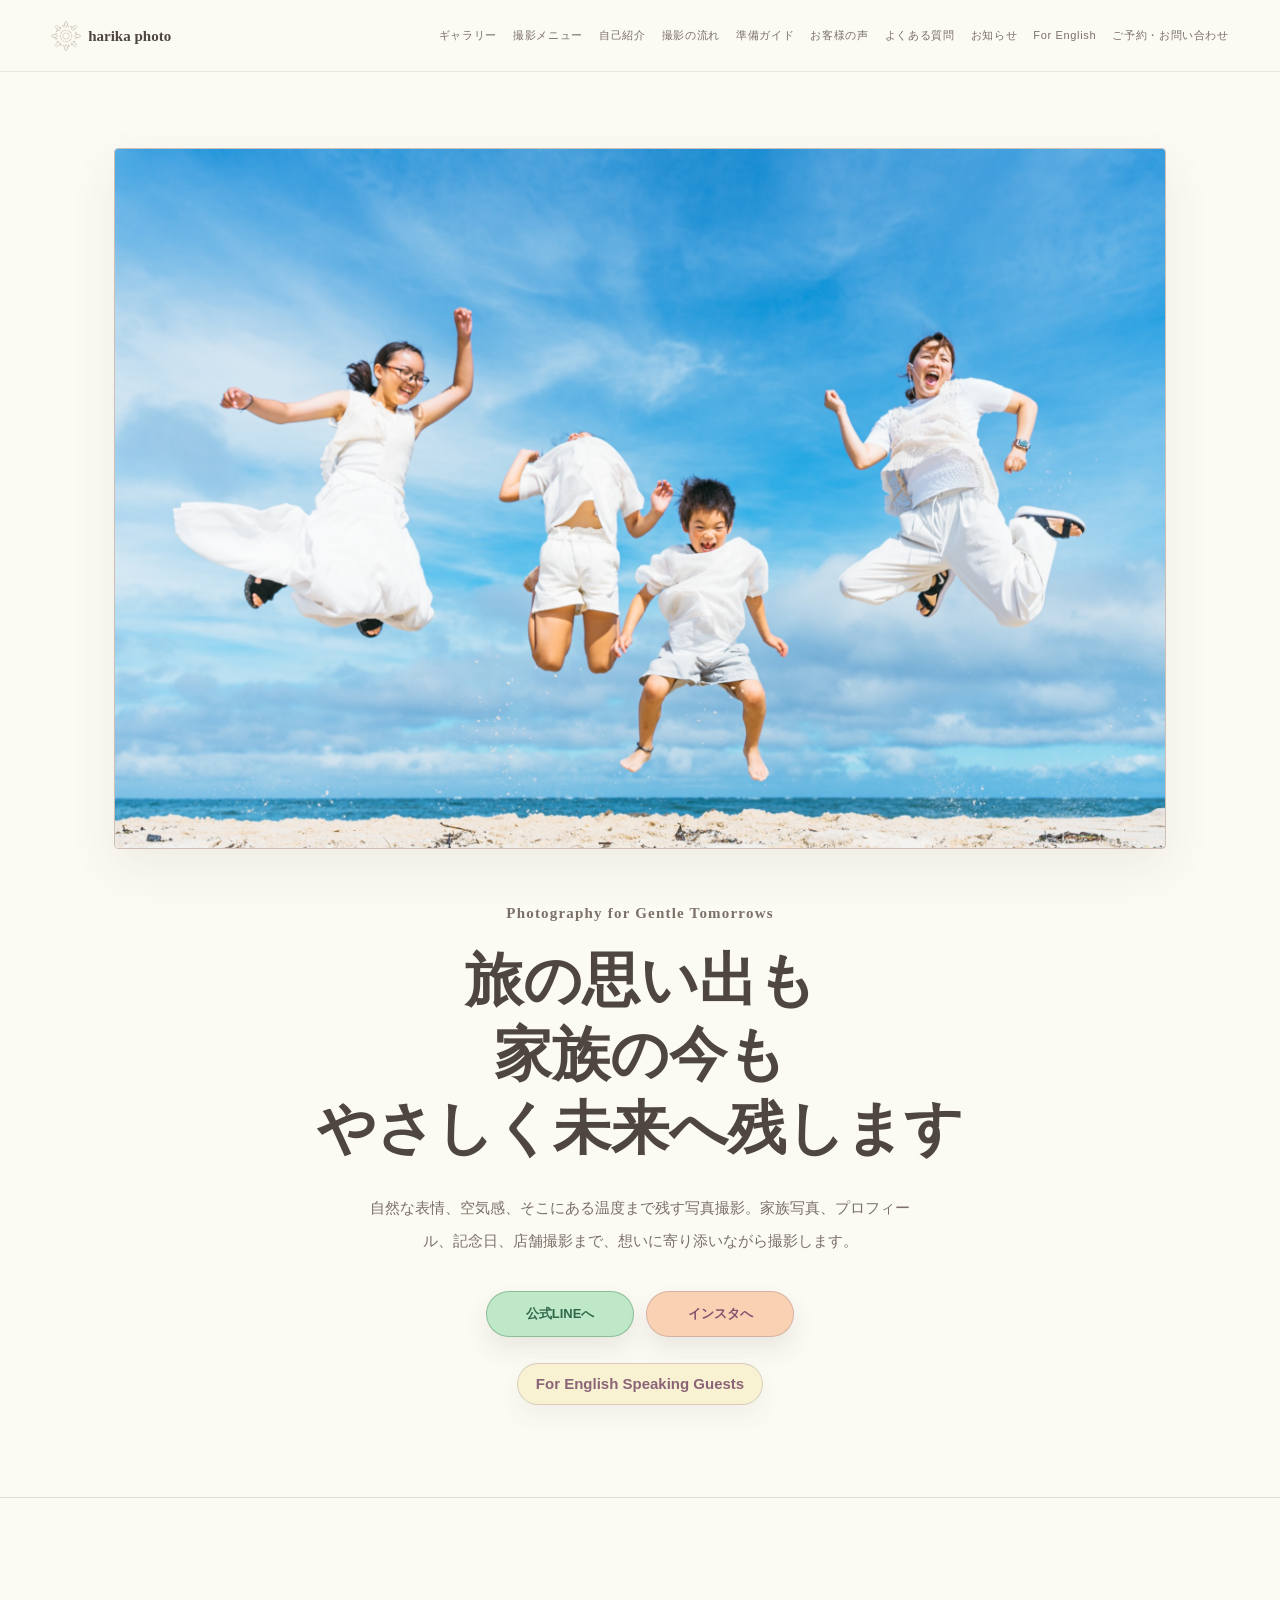
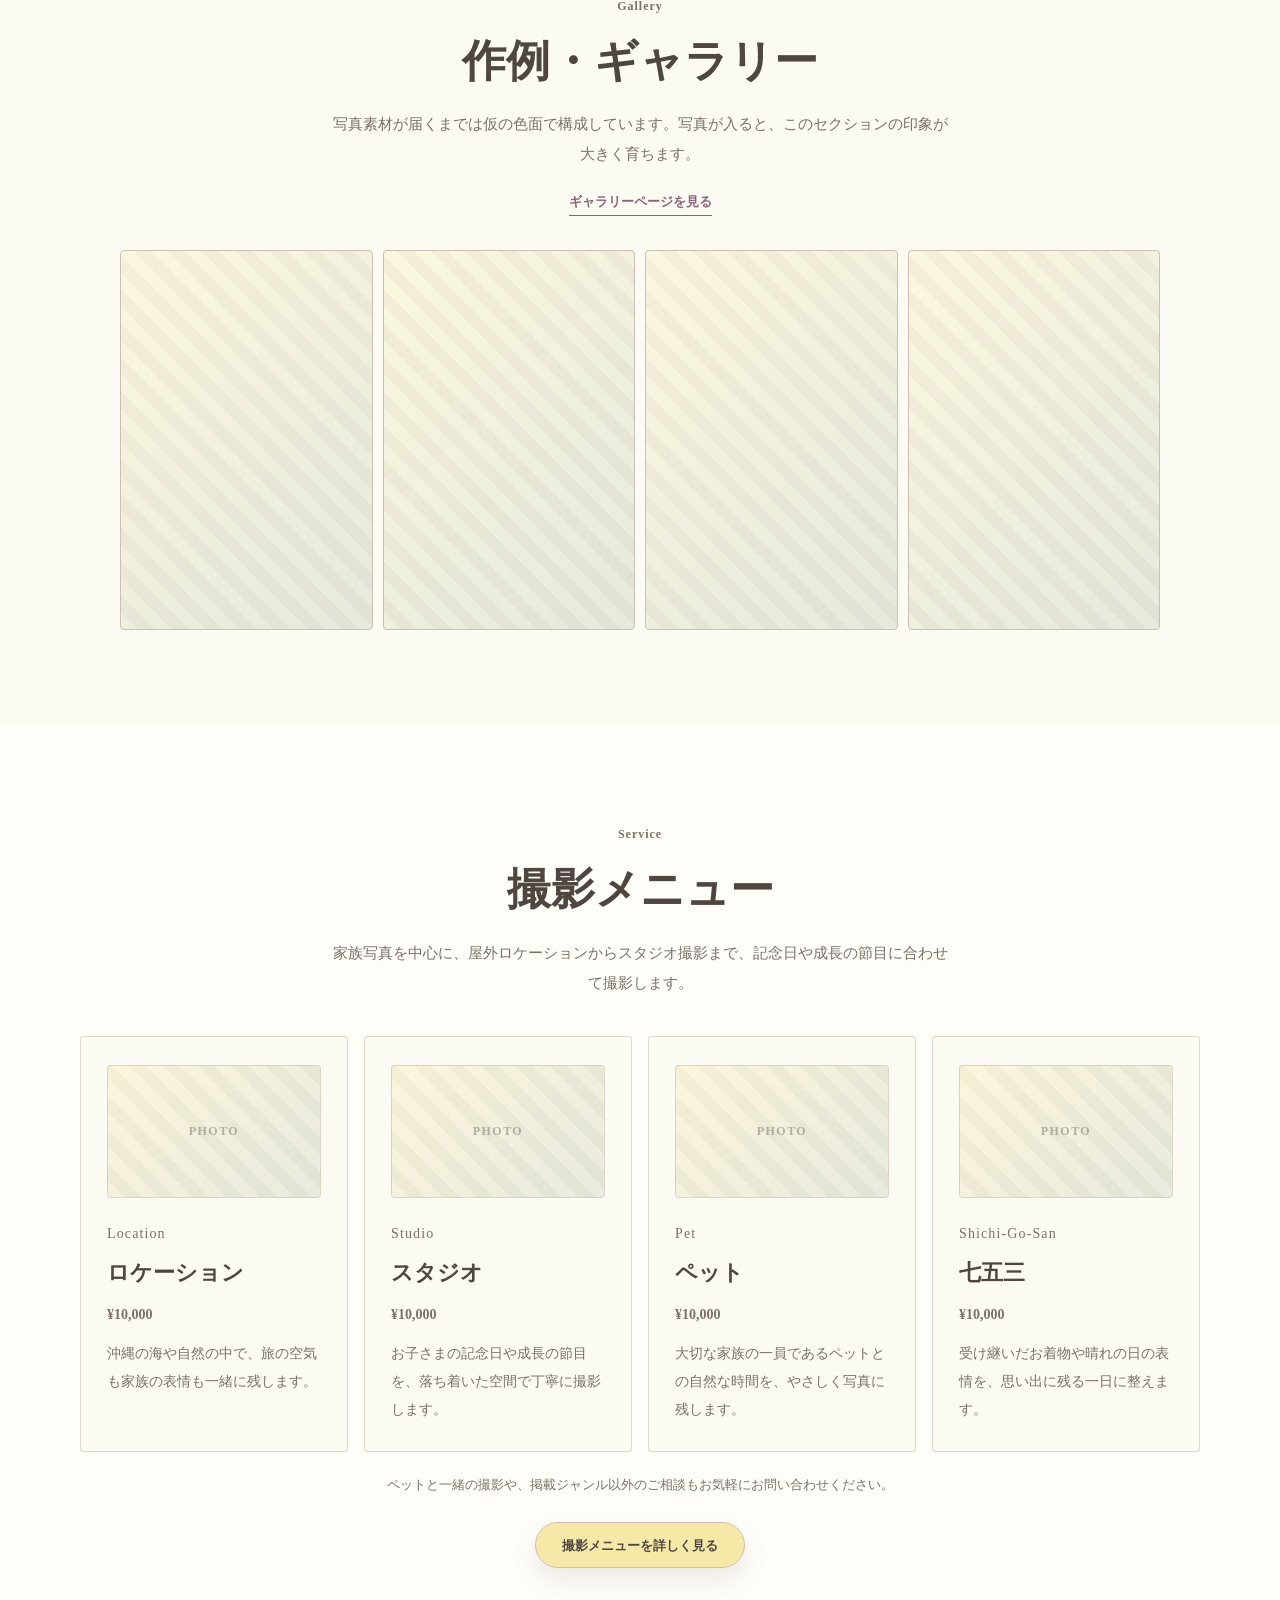
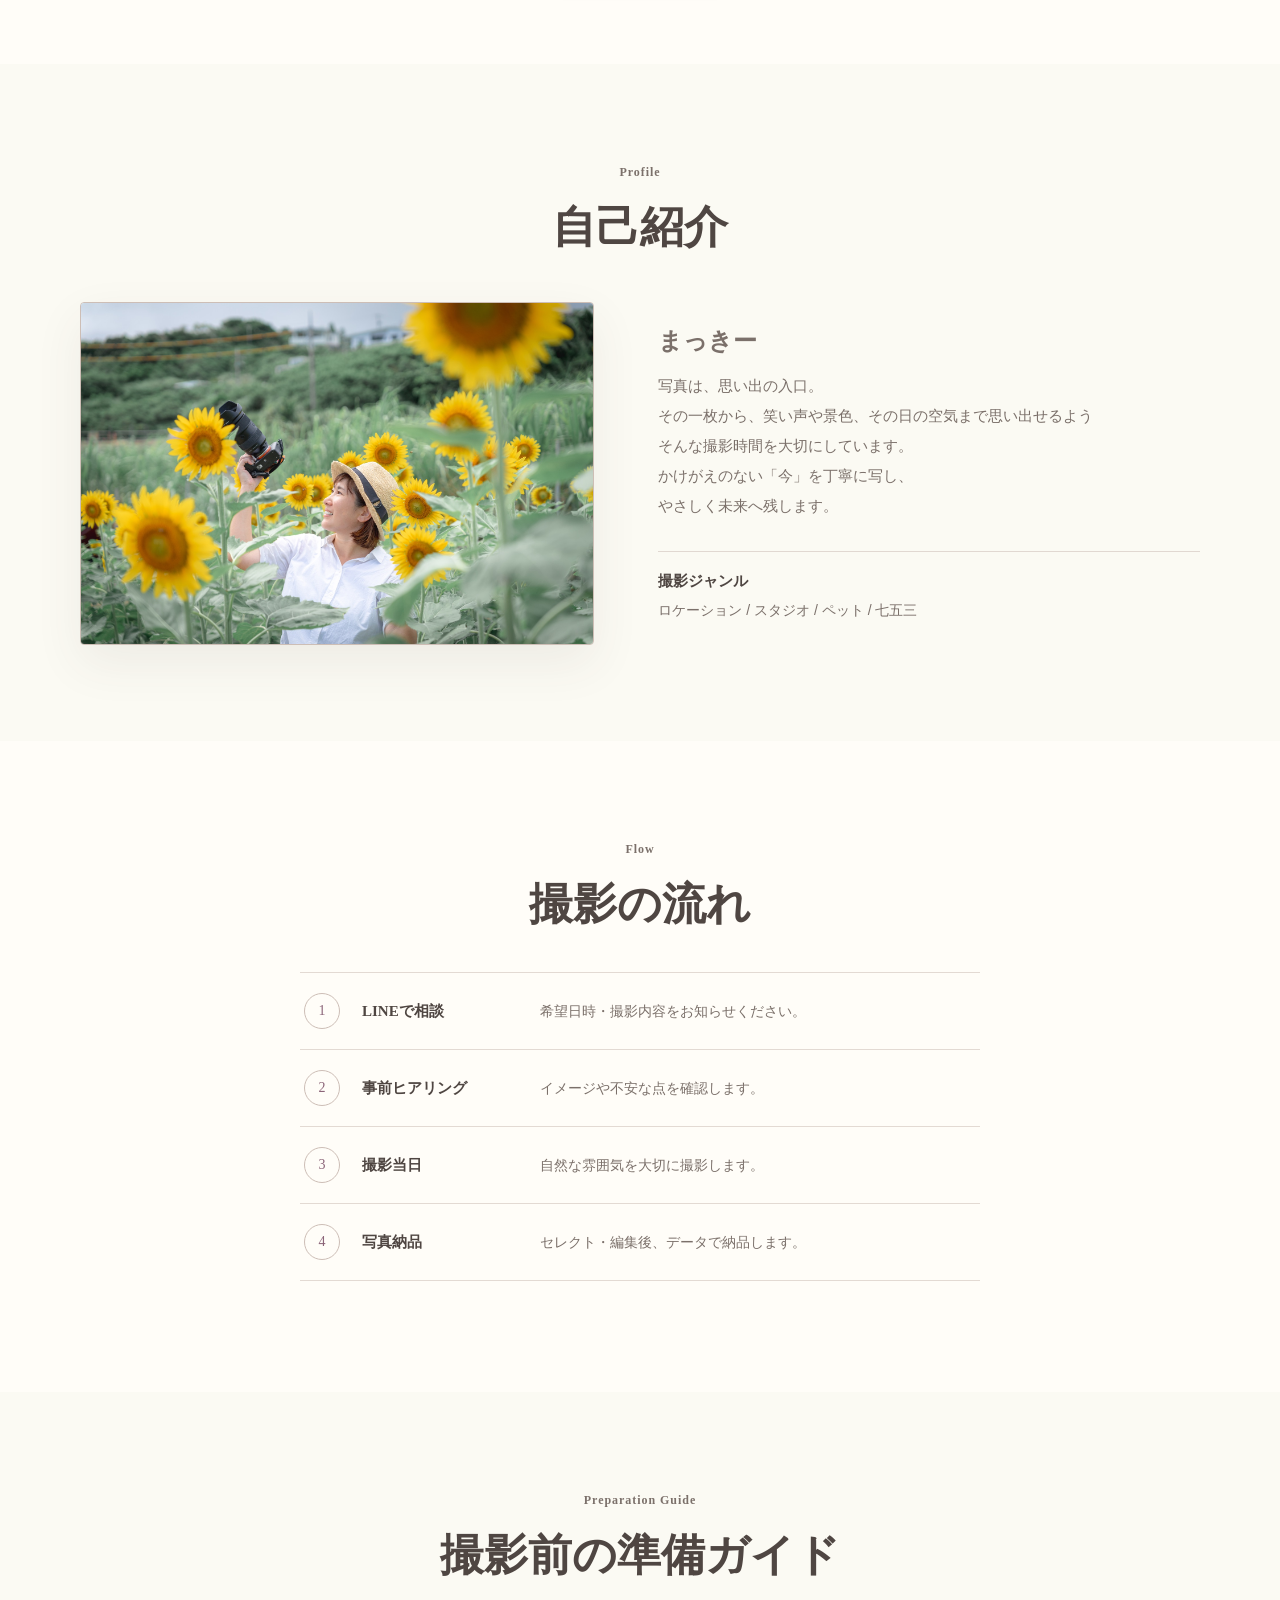
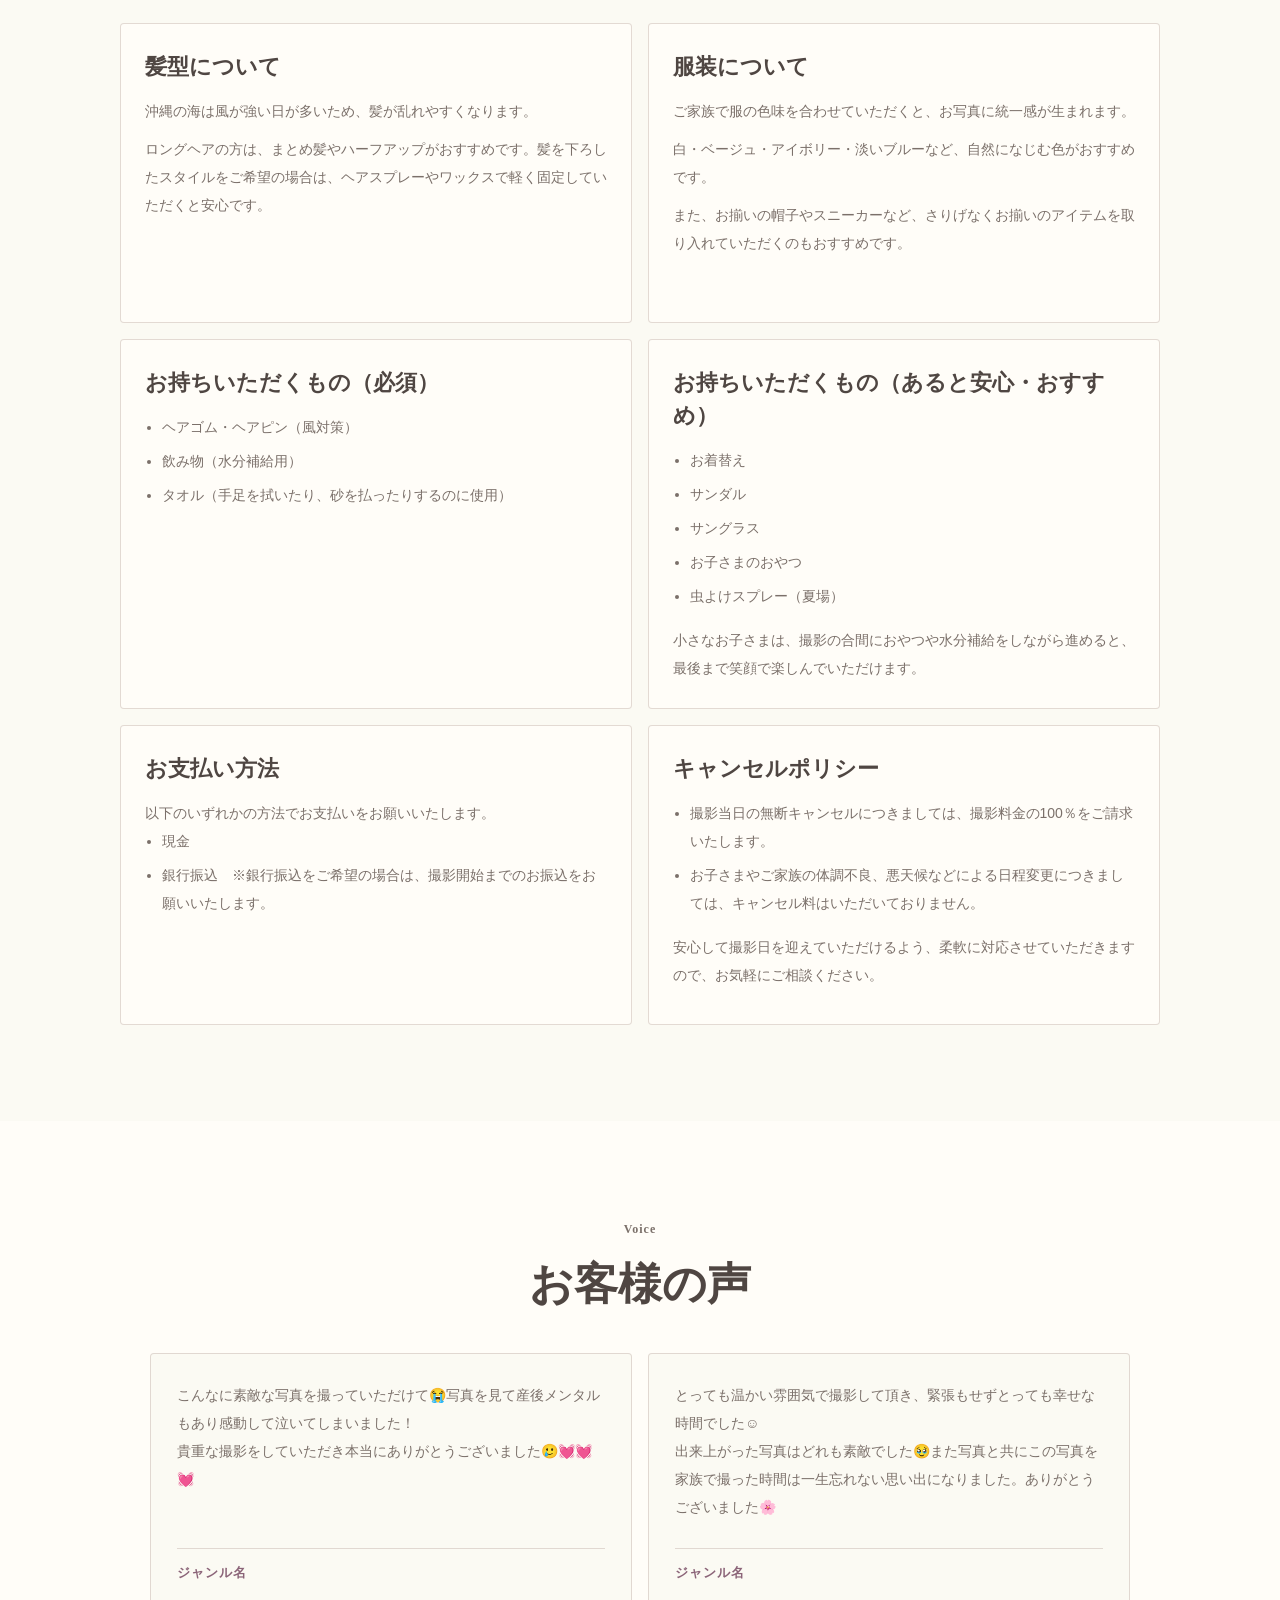
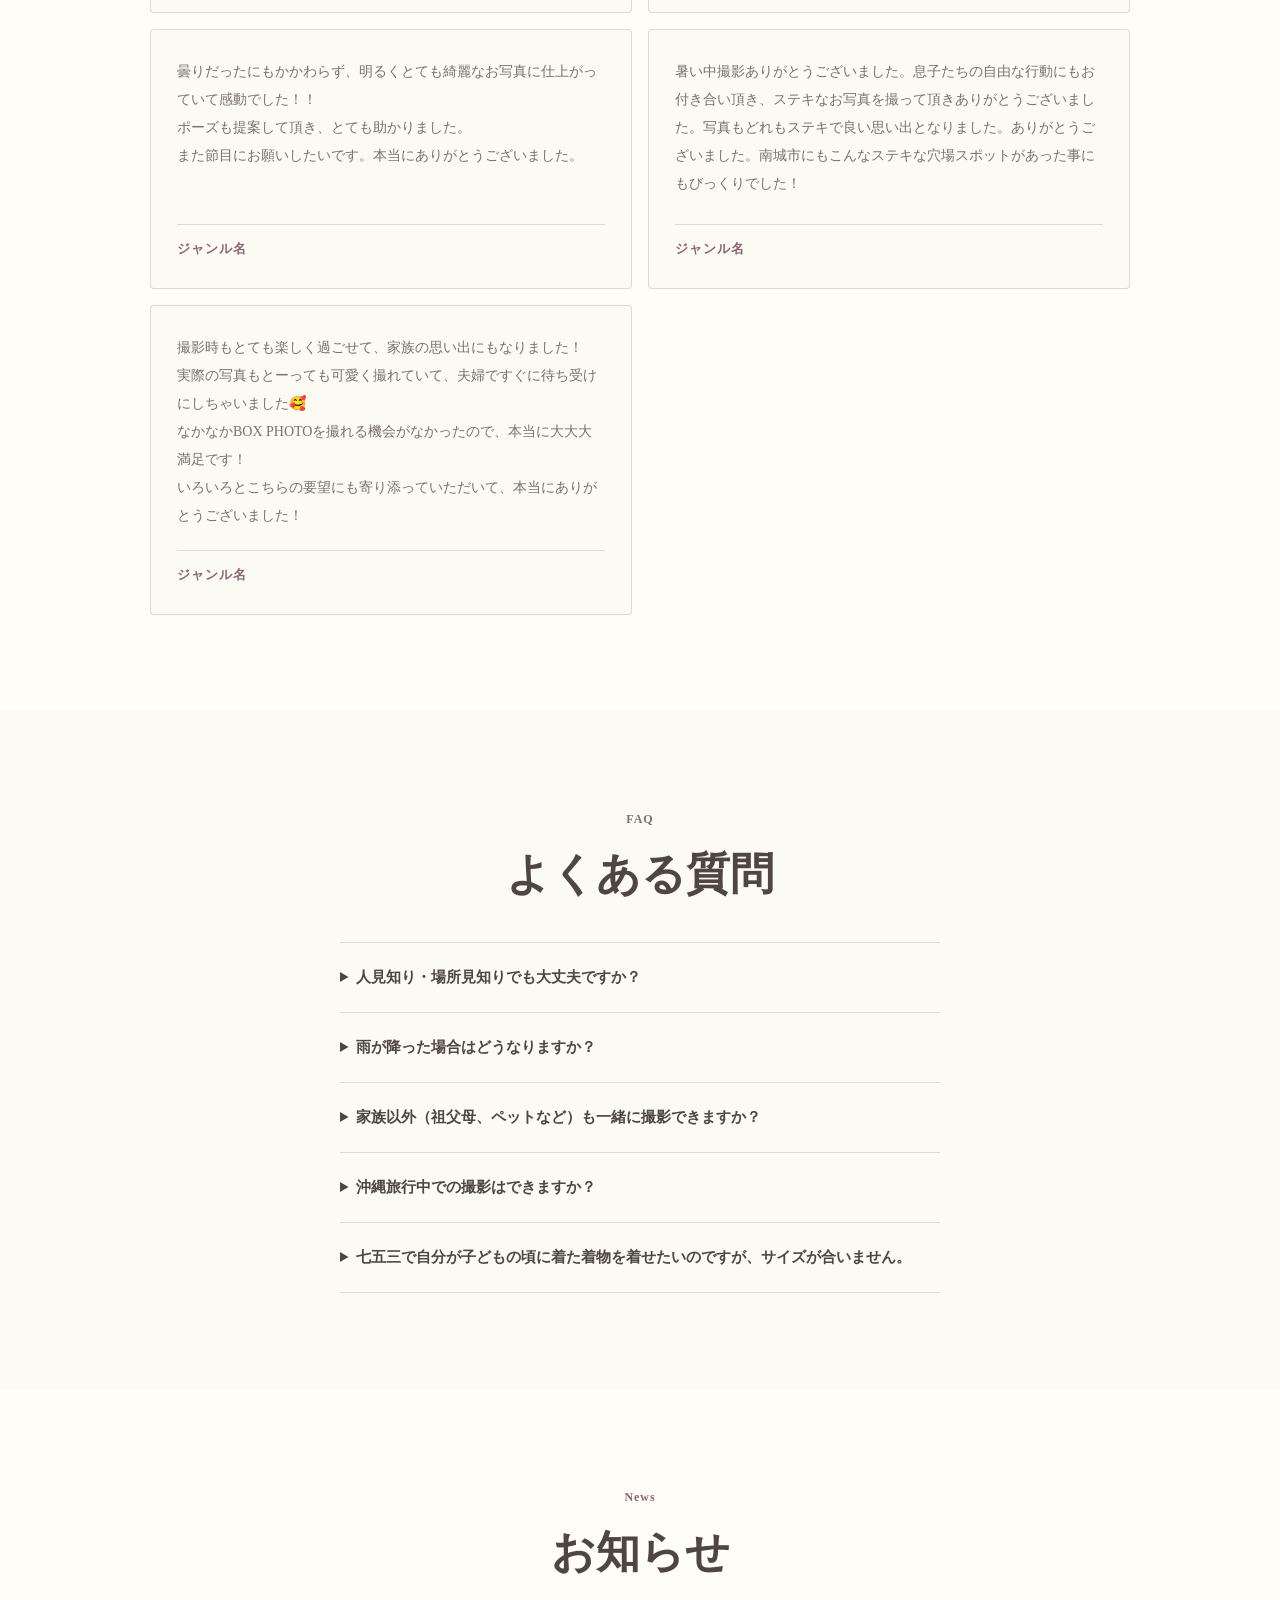
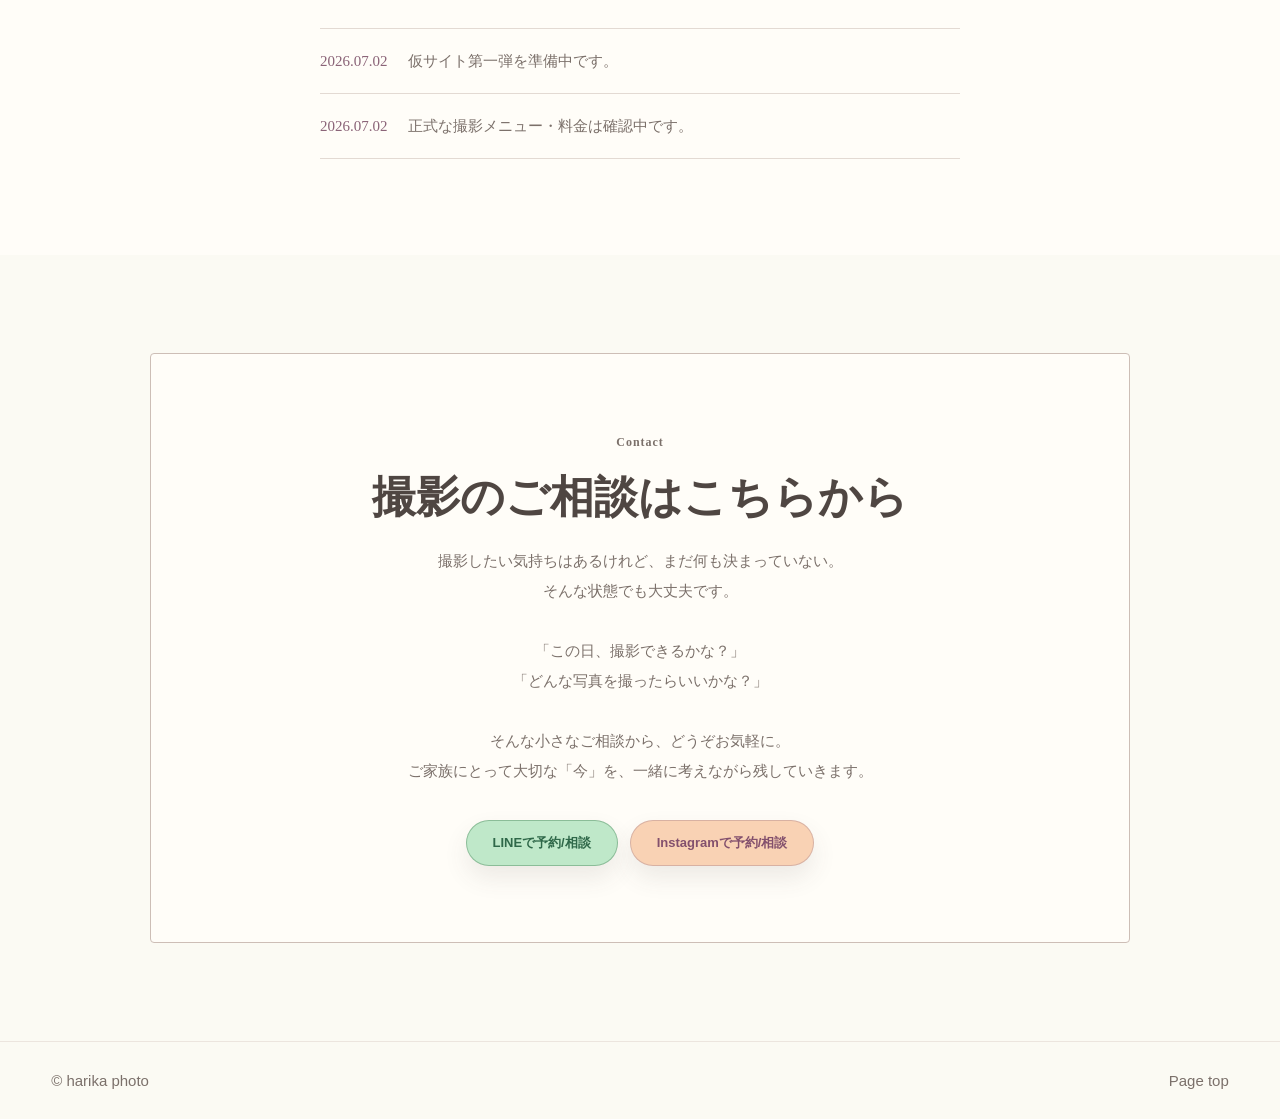
<file: index.html>
<!DOCTYPE html>
<html lang="ja">
  <head>
    <meta charset="UTF-8" />
    <meta name="viewport" content="width=device-width, initial-scale=1.0" />
    <meta name="description" content="まっきーは、自然な表情と空気感を大切に残すフォトグラファーの仮サイトです。" />
    <meta name="robots" content="noindex, nofollow, noarchive" />
    <title>harika photo | カメラマン仮サイト</title>
    <link rel="stylesheet" href="assets/css/style.css?v=section-rhythm-20260723" />
  </head>
  <body>
    <header class="site-header">
      <a class="brand" href="index.html" aria-label="トップページへ"><img class="brand-logo" src="assets/images/harika-photo-mark-centered.png" alt="" /><span>harika photo</span></a>
      <button class="nav-toggle" type="button" aria-expanded="false" aria-controls="site-nav"><span></span><span></span></button>
      <nav class="site-nav" id="site-nav">
        <a href="#gallery">ギャラリー</a><a href="#service">撮影メニュー</a><a href="#profile">自己紹介</a><a href="#flow">撮影の流れ</a><a href="#preparation">準備ガイド</a><a href="#voices">お客様の声</a><a href="#faq">よくある質問</a><a href="#news">お知らせ</a><a href="english.html">For English</a><a href="#contact">ご予約・お問い合わせ</a>
      </nav>
    </header>
    <main>
      <section class="hero" id="top">
        <div class="hero-copy">
          <p class="eyebrow">Photography for Gentle Tomorrows</p>
          <h1>旅の思い出も<br />家族の今も<br />やさしく未来へ残します</h1>
          <p>自然な表情、空気感、そこにある温度まで残す写真撮影。家族写真、プロフィール、記念日、店舗撮影まで、想いに寄り添いながら撮影します。</p>
          <div class="hero-actions"><a class="button line-button" href="#contact">公式LINEへ</a><a class="button instagram-button" href="gallery.html">インスタへ</a></div>
          <a class="hero-language-link" href="english.html">For English Speaking Guests</a>
        </div>
        <div class="hero-visual" aria-label="家族が海辺でジャンプしている写真"><div class="photo-frame main-photo"><img class="hero-photo" src="assets/images/hero-top.jpg" alt="青空の下、海辺で家族がジャンプしている写真" /><div class="hero-welcome" aria-hidden="true"><p>harika photoへようこそ</p><span>Welcome to harika photo</span></div></div></div>
      </section>
      <section class="section gallery-preview" id="gallery" aria-labelledby="gallery-title"><div class="gallery-copy"><p class="eyebrow">Gallery</p><h2 id="gallery-title">作例・ギャラリー</h2><p>写真素材が届くまでは仮の色面で構成しています。写真が入ると、このセクションの印象が大きく育ちます。</p><a class="text-link" href="gallery.html">ギャラリーページを見る</a></div><div class="mini-gallery" aria-hidden="true"><span></span><span></span><span></span><span></span></div></section>
      <section class="section" id="service" aria-labelledby="service-title"><div class="section-heading narrow"><p class="eyebrow">Service</p><h2 id="service-title">撮影メニュー</h2><p>家族写真を中心に、屋外ロケーションからスタジオ撮影まで、記念日や成長の節目に合わせて撮影します。</p></div><div class="service-carousel"><button class="carousel-button carousel-button-prev" type="button" aria-label="前の撮影メニューを見る" data-carousel-prev><span aria-hidden="true"></span></button><div class="card-grid service-grid" data-service-carousel><article class="service-card"><div class="service-photo-placeholder">PHOTO</div><p class="service-label">Location</p><h3>ロケーション</h3><p class="service-card-price">¥10,000</p><p>沖縄の海や自然の中で、旅の空気も家族の表情も一緒に残します。</p></article><article class="service-card"><div class="service-photo-placeholder">PHOTO</div><p class="service-label">Studio</p><h3>スタジオ</h3><p class="service-card-price">¥10,000</p><p>お子さまの記念日や成長の節目を、落ち着いた空間で丁寧に撮影します。</p></article><article class="service-card"><div class="service-photo-placeholder">PHOTO</div><p class="service-label">Pet</p><h3>ペット</h3><p class="service-card-price">¥10,000</p><p>大切な家族の一員であるペットとの自然な時間を、やさしく写真に残します。</p></article><article class="service-card"><div class="service-photo-placeholder">PHOTO</div><p class="service-label">Shichi-Go-San</p><h3>七五三</h3><p class="service-card-price">¥10,000</p><p>受け継いだお着物や晴れの日の表情を、思い出に残る一日に整えます。</p></article></div><button class="carousel-button carousel-button-next" type="button" aria-label="次の撮影メニューを見る" data-carousel-next><span aria-hidden="true"></span></button></div><p class="service-note">ペットと一緒の撮影や、掲載ジャンル以外のご相談もお気軽にお問い合わせください。</p><div class="section-action"><a class="button menu-detail-button" href="menu.html">撮影メニューを詳しく見る</a></div></section>
      <section class="section profile-section" id="profile" aria-labelledby="profile-title"><div class="section-heading narrow"><p class="eyebrow">Profile</p><h2 id="profile-title">自己紹介</h2></div><div class="profile-body"><div class="soft-image profile-photo"><img src="assets/images/profile-photo.jpg" alt="ひまわり畑でカメラを構えるまっきーさん" /></div><div class="profile-copy"><p class="profile-name">まっきー</p><p>写真は、思い出の入口。<br />その一枚から、笑い声や景色、その日の空気まで思い出せるよう<br />そんな撮影時間を大切にしています。<br />かけがえのない「今」を丁寧に写し、<br />やさしく未来へ残します。</p><dl class="profile-list"><div><dt>撮影ジャンル</dt><dd>ロケーション / スタジオ / ペット / 七五三</dd></div></dl></div></div></section>
      <section class="section flow" id="flow" aria-labelledby="flow-title"><div class="section-heading narrow"><p class="eyebrow">Flow</p><h2 id="flow-title">撮影の流れ</h2></div><ol class="flow-list"><li><span>1</span><strong>LINEで相談</strong><p>希望日時・撮影内容をお知らせください。</p></li><li><span>2</span><strong>事前ヒアリング</strong><p>イメージや不安な点を確認します。</p></li><li><span>3</span><strong>撮影当日</strong><p>自然な雰囲気を大切に撮影します。</p></li><li><span>4</span><strong>写真納品</strong><p>セレクト・編集後、データで納品します。</p></li></ol></section>
      <section class="section preparation" id="preparation" aria-labelledby="preparation-title"><div class="section-heading narrow"><p class="eyebrow">Preparation Guide</p><h2 id="preparation-title">撮影前の準備ガイド</h2></div><div class="preparation-grid"><article class="preparation-card"><h3>髪型について</h3><p>沖縄の海は風が強い日が多いため、髪が乱れやすくなります。</p><p>ロングヘアの方は、まとめ髪やハーフアップがおすすめです。髪を下ろしたスタイルをご希望の場合は、ヘアスプレーやワックスで軽く固定していただくと安心です。</p></article><article class="preparation-card"><h3>服装について</h3><p>ご家族で服の色味を合わせていただくと、お写真に統一感が生まれます。</p><p>白・ベージュ・アイボリー・淡いブルーなど、自然になじむ色がおすすめです。</p><p>また、お揃いの帽子やスニーカーなど、さりげなくお揃いのアイテムを取り入れていただくのもおすすめです。</p></article><article class="preparation-card preparation-card-desktop"><h3>お持ちいただくもの（必須）</h3><ul><li>ヘアゴム・ヘアピン（風対策）</li><li>飲み物（水分補給用）</li><li>タオル（手足を拭いたり、砂を払ったりするのに使用）</li></ul></article><article class="preparation-card preparation-card-desktop"><h3>お持ちいただくもの（あると安心・おすすめ）</h3><ul><li>お着替え</li><li>サンダル</li><li>サングラス</li><li>お子さまのおやつ</li><li>虫よけスプレー（夏場）</li></ul><p class="preparation-note">小さなお子さまは、撮影の合間におやつや水分補給をしながら進めると、最後まで笑顔で楽しんでいただけます。</p></article><article class="preparation-card preparation-card-mobile"><h3>お持ちいただくもの</h3><h4>【必須】</h4><ul><li>ヘアゴム・ヘアピン（風対策）</li><li>飲み物（水分補給用）</li><li>タオル（手足を拭いたり、砂を払ったりするのに使用）</li></ul><h4>【あると安心・おすすめ】</h4><ul><li>お着替え</li><li>サンダル</li><li>サングラス</li><li>お子さまのおやつ</li><li>虫よけスプレー（夏場）</li></ul><p class="preparation-note">小さなお子さまは、撮影の合間におやつや水分補給をしながら進めると、最後まで笑顔で楽しんでいただけます。</p></article><article class="preparation-card"><h3>お支払い方法</h3><p>以下のいずれかの方法でお支払いをお願いいたします。</p><ul><li>現金</li><li>銀行振込　※銀行振込をご希望の場合は、撮影開始までのお振込をお願いいたします。</li></ul></article><article class="preparation-card"><h3>キャンセルポリシー</h3><ul><li>撮影当日の無断キャンセルにつきましては、撮影料金の100％をご請求いたします。</li><li>お子さまやご家族の体調不良、悪天候などによる日程変更につきましては、キャンセル料はいただいておりません。</li></ul><p class="preparation-note">安心して撮影日を迎えていただけるよう、柔軟に対応させていただきますので、お気軽にご相談ください。</p></article></div></section>
      <section class="section voices" id="voices" aria-labelledby="voices-title"><div class="section-heading narrow"><p class="eyebrow">Voice</p><h2 id="voices-title">お客様の声</h2></div><div class="voice-carousel"><button class="carousel-button carousel-button-prev" type="button" aria-label="前のお客様の声を見る" data-voice-prev><span aria-hidden="true"></span></button><div class="voice-grid" data-voice-carousel><article class="voice-card"><p>こんなに素敵な写真を撮っていただけて😭写真を見て産後メンタルもあり感動して泣いてしまいました！<br />貴重な撮影をしていただき本当にありがとうございました🥲💓💓💓</p><div class="voice-category">ジャンル名</div></article><article class="voice-card"><p>とっても温かい雰囲気で撮影して頂き、緊張もせずとっても幸せな時間でした☺️<br />出来上がった写真はどれも素敵でした🥹また写真と共にこの写真を家族で撮った時間は一生忘れない思い出になりました。ありがとうございました🌸</p><div class="voice-category">ジャンル名</div></article><article class="voice-card"><p>曇りだったにもかかわらず、明るくとても綺麗なお写真に仕上がっていて感動でした！！<br />ポーズも提案して頂き、とても助かりました。<br />また節目にお願いしたいです。本当にありがとうございました。</p><div class="voice-category">ジャンル名</div></article><article class="voice-card"><p>暑い中撮影ありがとうございました。息子たちの自由な行動にもお付き合い頂き、ステキなお写真を撮って頂きありがとうございました。写真もどれもステキで良い思い出となりました。ありがとうございました。南城市にもこんなステキな穴場スポットがあった事にもびっくりでした！</p><div class="voice-category">ジャンル名</div></article><article class="voice-card"><p>撮影時もとても楽しく過ごせて、家族の思い出にもなりました！<br />実際の写真もとーっても可愛く撮れていて、夫婦ですぐに待ち受けにしちゃいました🥰<br />なかなかBOX PHOTOを撮れる機会がなかったので、本当に大大大満足です！<br />いろいろとこちらの要望にも寄り添っていただいて、本当にありがとうございました！</p><div class="voice-category">ジャンル名</div></article></div><button class="carousel-button carousel-button-next" type="button" aria-label="次のお客様の声を見る" data-voice-next><span aria-hidden="true"></span></button></div></section>
      <section class="section faq" id="faq" aria-labelledby="faq-title"><div class="section-heading narrow"><p class="eyebrow">FAQ</p><h2 id="faq-title">よくある質問</h2></div><details><summary>人見知り・場所見知りでも大丈夫ですか？</summary><p>もちろんです。<br />お子さまのペースを大切にしながら、遊んだりお話ししたりして、自然と笑顔になれる時間を一緒に過ごします。カメラマン自身も3人の母なのでご安心してお任せください。</p></details><details><summary>雨が降った場合はどうなりますか？</summary><p>天候を確認しながら、ご相談の上で日程変更または撮影場所をご提案いたします。沖縄の天気は変わりやすいため、前日〜当日に最終判断をしています</p></details><details><summary>家族以外（祖父母、ペットなど）も一緒に撮影できますか？</summary><p>もちろんです。<br />ご家族皆さまで過ごす時間も、大切な思い出です。<br />ご家族らしい、自然な時間　表情を、心を込めて撮影いたします。</p></details><details><summary>沖縄旅行中での撮影はできますか？</summary><p>もちろんです。<br />ご旅行中の急なご依頼も<br />旅行を計画中の段階でも お気軽にご相談ください。<br />ご旅行の時期やスケジュールに合わせて、おすすめの撮影時間やロケーションをご提案いたします。</p></details><details><summary>七五三で自分が子どもの頃に着た着物を着せたいのですが、サイズが合いません。</summary><p>お母さまやご家族が大切に受け継いできたお着物を、お子さまにも着ていただけるよう、和裁士の国家資格を持つカメラマンがお着物のお直しからサポートいたします。<br />思い出の詰まった一着で、特別な七五三を迎えられるよう心を込めてお手伝いします。</p></details></section>
      <section class="section news" id="news" aria-labelledby="news-title"><div><p class="eyebrow">News</p><h2 id="news-title">お知らせ</h2></div><ul class="news-list"><li><time datetime="2026-07-02">2026.07.02</time><span>仮サイト第一弾を準備中です。</span></li><li><time datetime="2026-07-02">2026.07.02</time><span>正式な撮影メニュー・料金は確認中です。</span></li></ul></section>
      <section class="contact" id="contact" aria-labelledby="contact-title"><div class="contact-panel"><p class="eyebrow">Contact</p><h2 id="contact-title">撮影のご相談はこちらから</h2><p class="contact-text-desktop">撮影したい気持ちはあるけれど、まだ何も決まっていない。<br />そんな状態でも大丈夫です。<br /><br />「この日、撮影できるかな？」<br />「どんな写真を撮ったらいいかな？」<br /><br />そんな小さなご相談から、どうぞお気軽に。<br />ご家族にとって大切な「今」を、一緒に考えながら残していきます。</p><p class="contact-text-mobile">撮影したい気持ちはあるけれど、<br />まだ何も決まっていない。<br />そんな状態でも大丈夫です。<br /><br />「この日、撮影できるかな？」<br />「どんな写真を撮ったらいいかな？」<br /><br />そんな小さなご相談から、どうぞお気軽に。<br />ご家族にとって大切な「今」を、<br />一緒に考えながら残していきます。</p><div class="contact-actions"><a class="button line-button" href="#" aria-disabled="true">LINEで予約/相談</a><a class="button instagram-button" href="#" aria-disabled="true">Instagramで予約/相談</a></div></div></section>
    </main>
    <footer class="site-footer"><p>&copy; harika photo</p><a href="#top">Page top</a></footer>
    <script src="assets/js/main.js?v=voices-20260722b"></script>
  </body>
</html>
</file>
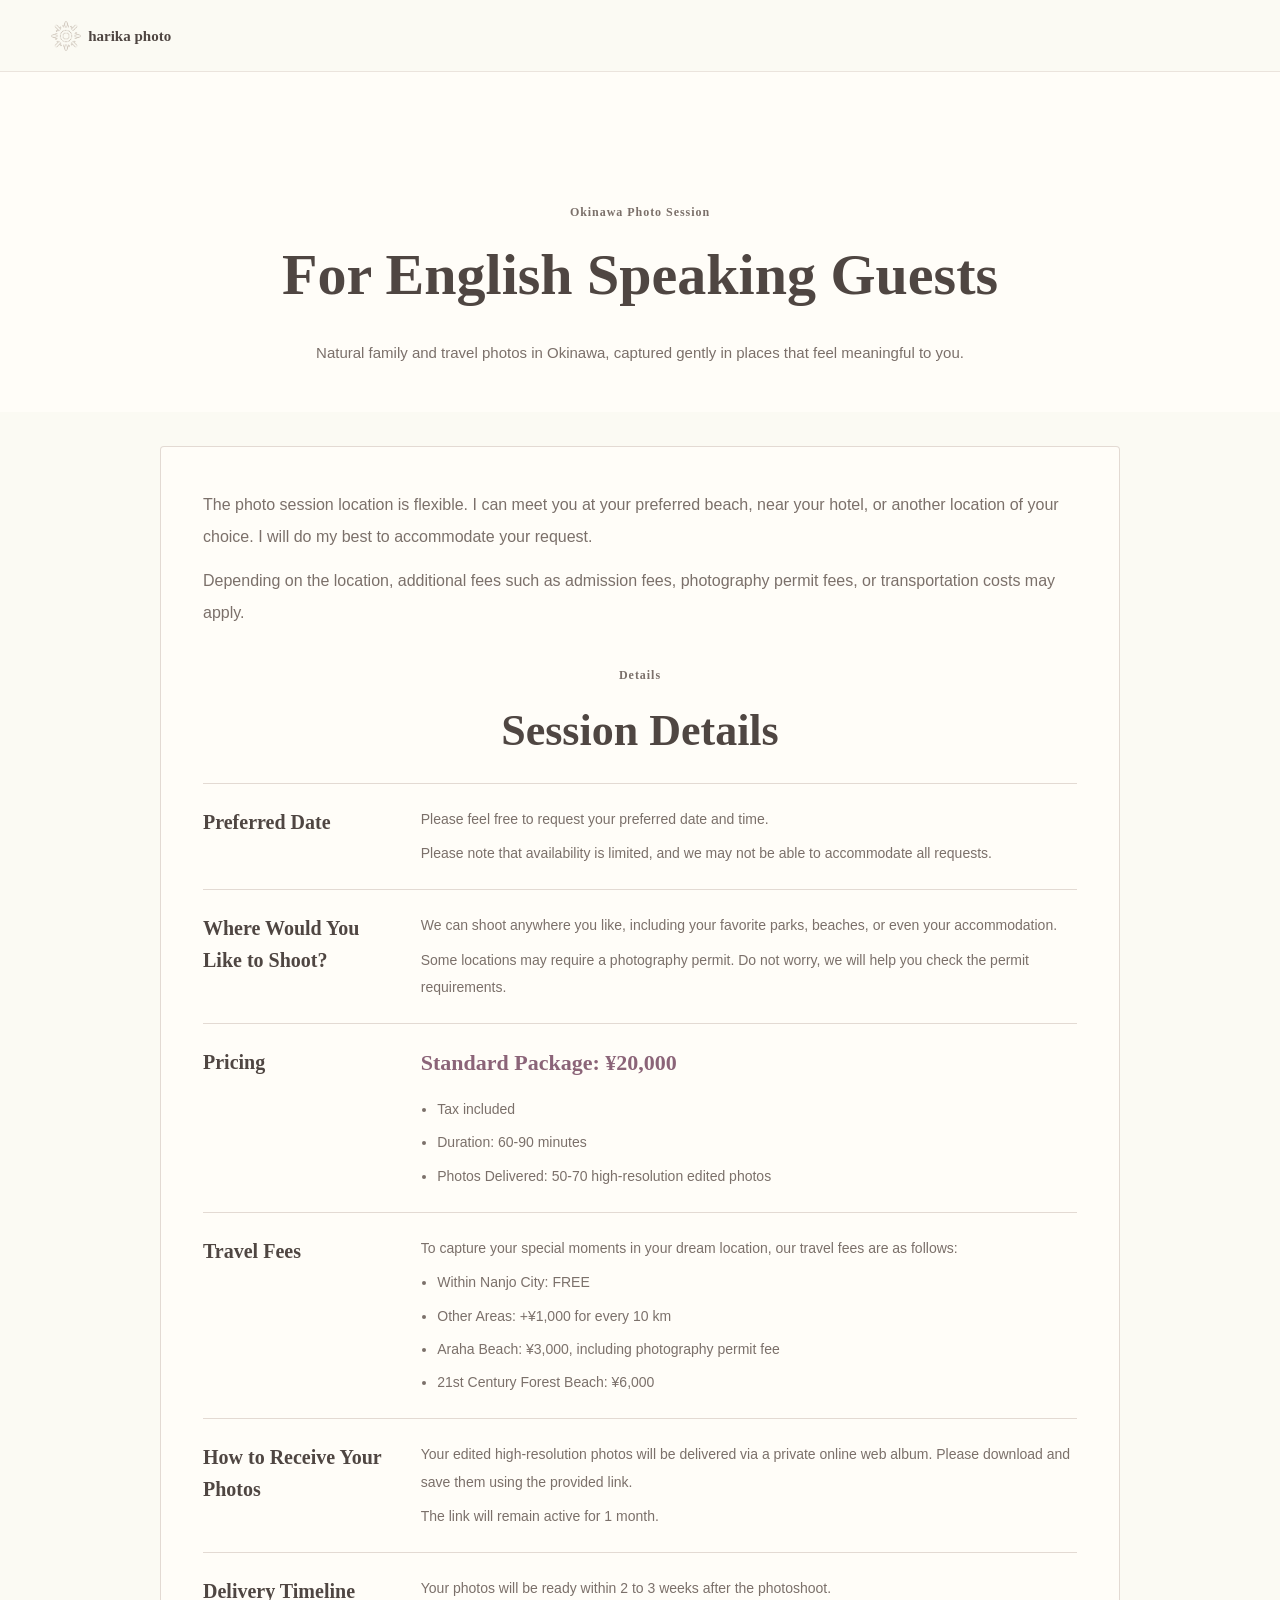
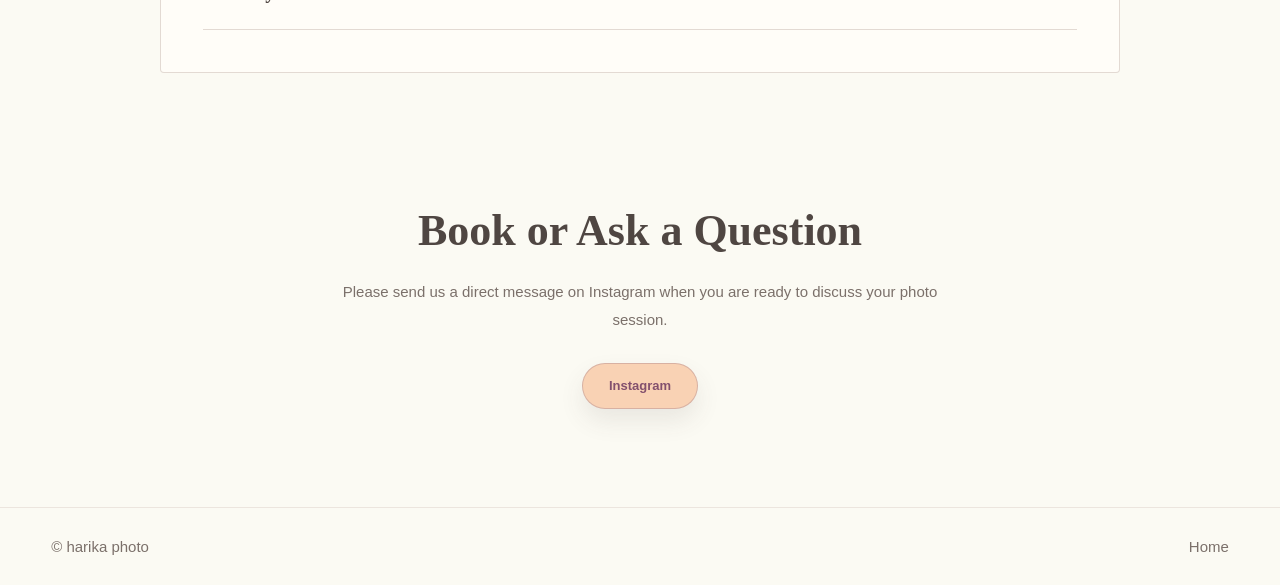
<file: english.html>
<!DOCTYPE html>
<html lang="en">
  <head>
    <meta charset="UTF-8" />
    <meta name="viewport" content="width=device-width, initial-scale=1.0" />
    <meta name="description" content="English information for harika photo guests visiting Okinawa." />
    <meta name="robots" content="noindex, nofollow, noarchive" />
    <title>For English Speaking Guests | harika photo</title>
    <link rel="stylesheet" href="assets/css/style.css?v=section-rhythm-20260723" />
  </head>
  <body>
    <header class="site-header">
      <a class="brand" href="index.html" aria-label="Back to home"><img class="brand-logo" src="assets/images/harika-photo-mark-centered.png" alt="" /><span>harika photo</span></a>
    </header>
    <main>
      <section class="page-hero english-hero">
        <p class="eyebrow">Okinawa Photo Session</p>
        <h1>For English Speaking Guests</h1>
        <p>Natural family and travel photos in Okinawa, captured gently in places that feel meaningful to you.</p>
      </section>
      <section class="section english-page" aria-label="English photo session information">
        <div class="english-panel">
          <div class="english-lead">
            <p>The photo session location is flexible. I can meet you at your preferred beach, near your hotel, or another location of your choice. I will do my best to accommodate your request.</p>
            <p>Depending on the location, additional fees such as admission fees, photography permit fees, or transportation costs may apply.</p>
          </div>
          <div class="section-heading narrow english-heading">
            <p class="eyebrow">Details</p>
            <h2>Session Details</h2>
          </div>
          <dl class="english-detail-list">
            <div>
              <dt>Preferred Date</dt>
              <dd>
                <p>Please feel free to request your preferred date and time.</p>
                <p>Please note that availability is limited, and we may not be able to accommodate all requests.</p>
              </dd>
            </div>
            <div>
              <dt>Where Would You Like to Shoot?</dt>
              <dd>
                <p>We can shoot anywhere you like, including your favorite parks, beaches, or even your accommodation.</p>
                <p>Some locations may require a photography permit. Do not worry, we will help you check the permit requirements.</p>
              </dd>
            </div>
            <div>
              <dt>Pricing</dt>
              <dd>
                <p class="english-price">Standard Package: ¥20,000</p>
                <ul>
                  <li>Tax included</li>
                  <li>Duration: 60-90 minutes</li>
                  <li>Photos Delivered: 50-70 high-resolution edited photos</li>
                </ul>
              </dd>
            </div>
            <div>
              <dt>Travel Fees</dt>
              <dd>
                <p>To capture your special moments in your dream location, our travel fees are as follows:</p>
                <ul>
                  <li>Within Nanjo City: FREE</li>
                  <li>Other Areas: +¥1,000 for every 10 km</li>
                  <li>Araha Beach: ¥3,000, including photography permit fee</li>
                  <li>21st Century Forest Beach: ¥6,000</li>
                </ul>
              </dd>
            </div>
            <div>
              <dt>How to Receive Your Photos</dt>
              <dd>
                <p>Your edited high-resolution photos will be delivered via a private online web album. Please download and save them using the provided link.</p>
                <p>The link will remain active for 1 month.</p>
              </dd>
            </div>
            <div>
              <dt>Delivery Timeline</dt>
              <dd>
                <p>Your photos will be ready within 2 to 3 weeks after the photoshoot.</p>
              </dd>
            </div>
          </dl>
        </div>
      </section>
      <section class="contact compact english-contact">
        <h2>Book or Ask a Question</h2>
        <p>Please send us a direct message on Instagram when you are ready to discuss your photo session.</p>
        <div class="contact-actions english-contact-actions"><a class="button instagram-button" href="#" aria-disabled="true">Instagram</a></div>
      </section>
    </main>
    <footer class="site-footer"><p>&copy; harika photo</p><a href="index.html">Home</a></footer>
    <script src="assets/js/main.js?v=menu-tabs-20260723"></script>
  </body>
</html>
</file>
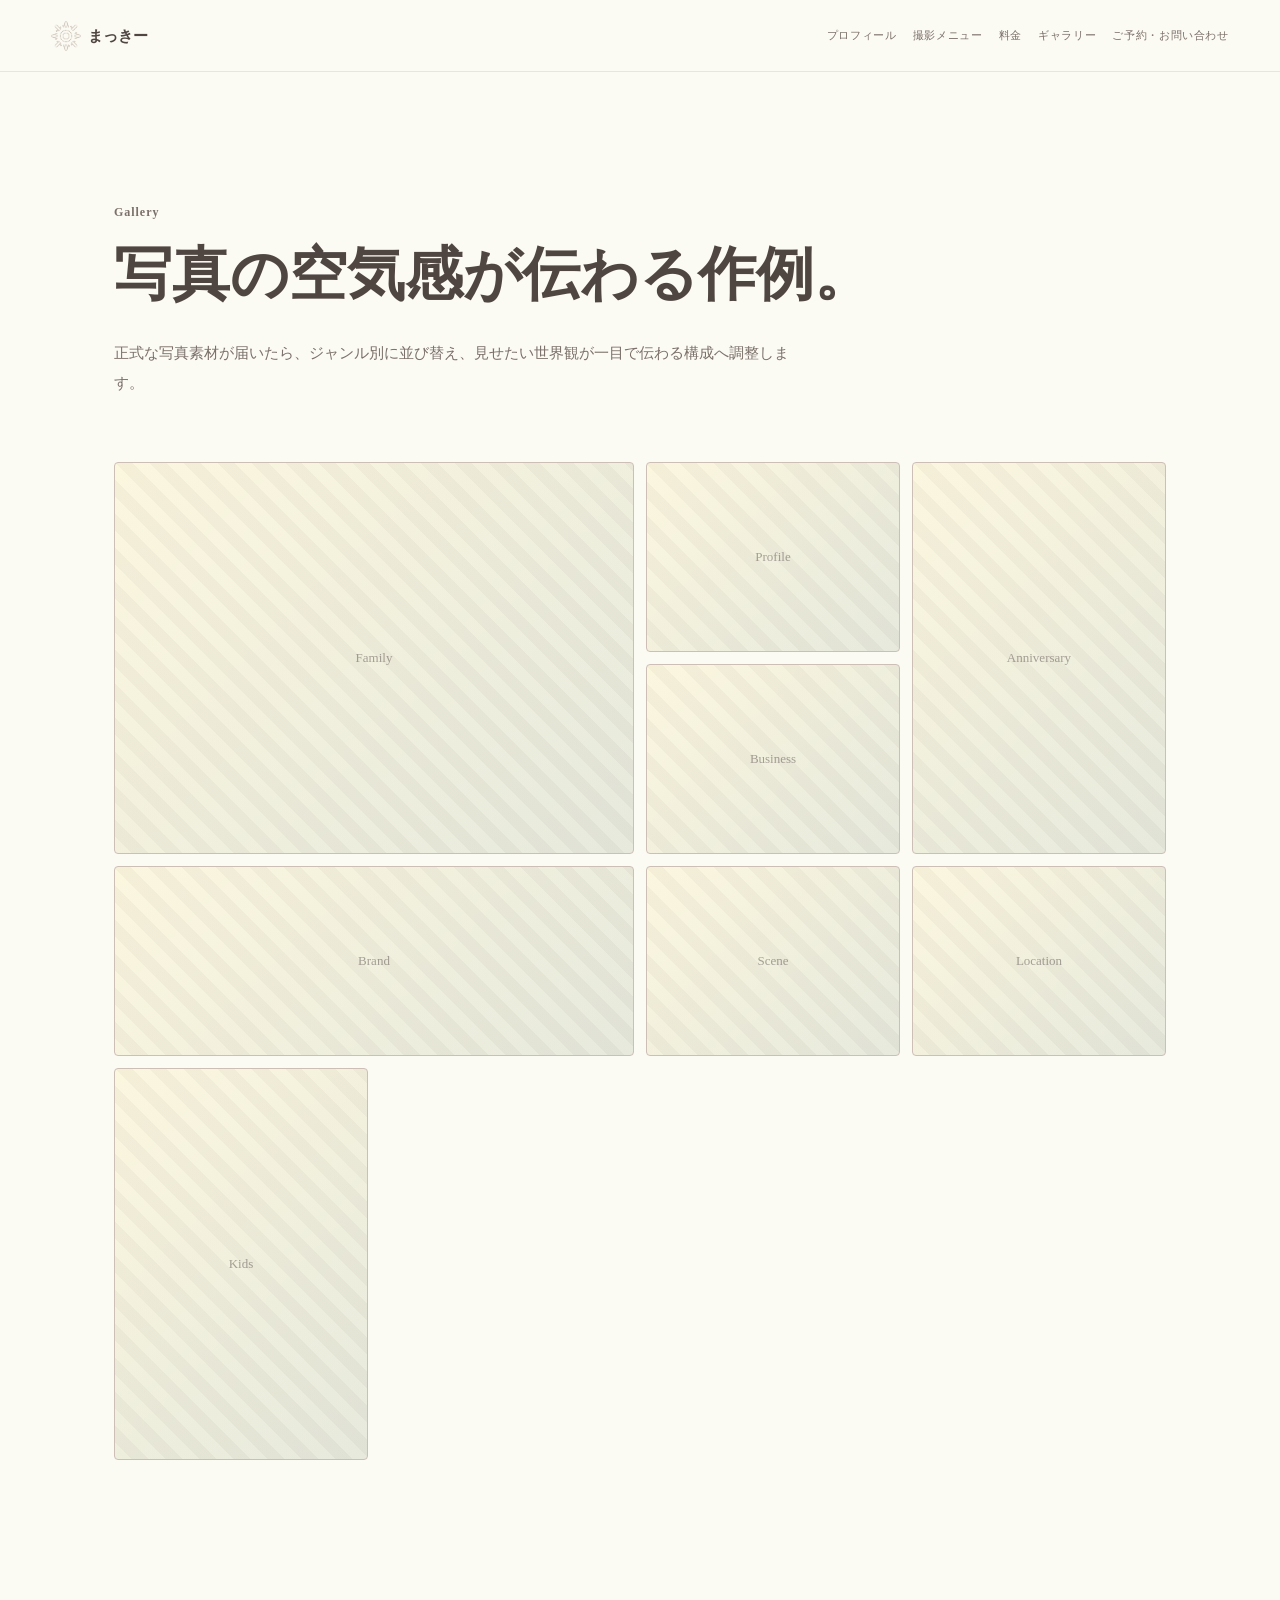
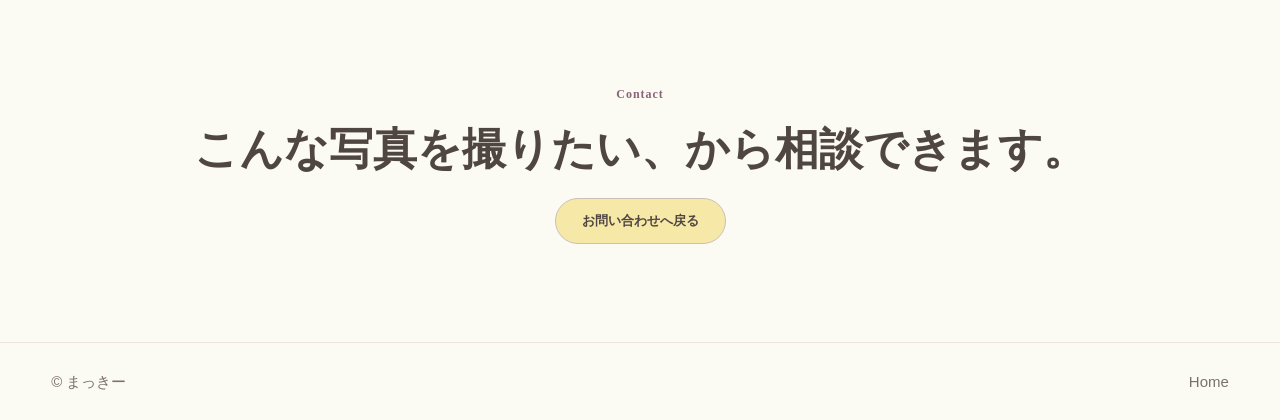
<file: gallery.html>
<!DOCTYPE html>
<html lang="ja">
  <head>
    <meta charset="UTF-8" />
    <meta name="viewport" content="width=device-width, initial-scale=1.0" />
    <meta name="description" content="まっきーの作例ギャラリーページです。正式素材が届くまで仮画像で構成しています。" />
    <meta name="robots" content="noindex, nofollow, noarchive" />
    <title>Gallery | まっきー</title>
    <link rel="stylesheet" href="assets/css/style.css" />
  </head>
  <body>
    <header class="site-header"><a class="brand" href="index.html" aria-label="トップページへ"><img class="brand-logo" src="assets/images/harika-photo-mark-centered.png" alt="" /><span>まっきー</span></a><button class="nav-toggle" type="button" aria-expanded="false" aria-controls="site-nav"><span></span><span></span></button><nav class="site-nav" id="site-nav"><a href="index.html#profile">プロフィール</a><a href="index.html#service">撮影メニュー</a><a href="index.html#price">料金</a><a href="gallery.html">ギャラリー</a><a class="nav-cta" href="index.html#contact">ご予約・お問い合わせ</a></nav></header>
    <main><section class="page-hero"><p class="eyebrow">Gallery</p><h1>写真の空気感が伝わる作例。</h1><p>正式な写真素材が届いたら、ジャンル別に並び替え、見せたい世界観が一目で伝わる構成へ調整します。</p></section><section class="section gallery-page" aria-label="作例一覧"><article class="gallery-item large"><span>Family</span></article><article class="gallery-item"><span>Profile</span></article><article class="gallery-item tall"><span>Anniversary</span></article><article class="gallery-item"><span>Business</span></article><article class="gallery-item wide"><span>Brand</span></article><article class="gallery-item"><span>Scene</span></article><article class="gallery-item"><span>Location</span></article><article class="gallery-item tall"><span>Kids</span></article></section><section class="contact compact"><p class="eyebrow">Contact</p><h2>こんな写真を撮りたい、から相談できます。</h2><a class="button primary" href="index.html#contact">お問い合わせへ戻る</a></section></main>
    <footer class="site-footer"><p>&copy; まっきー</p><a href="index.html">Home</a></footer><script src="assets/js/main.js"></script>
  </body>
</html>
</file>
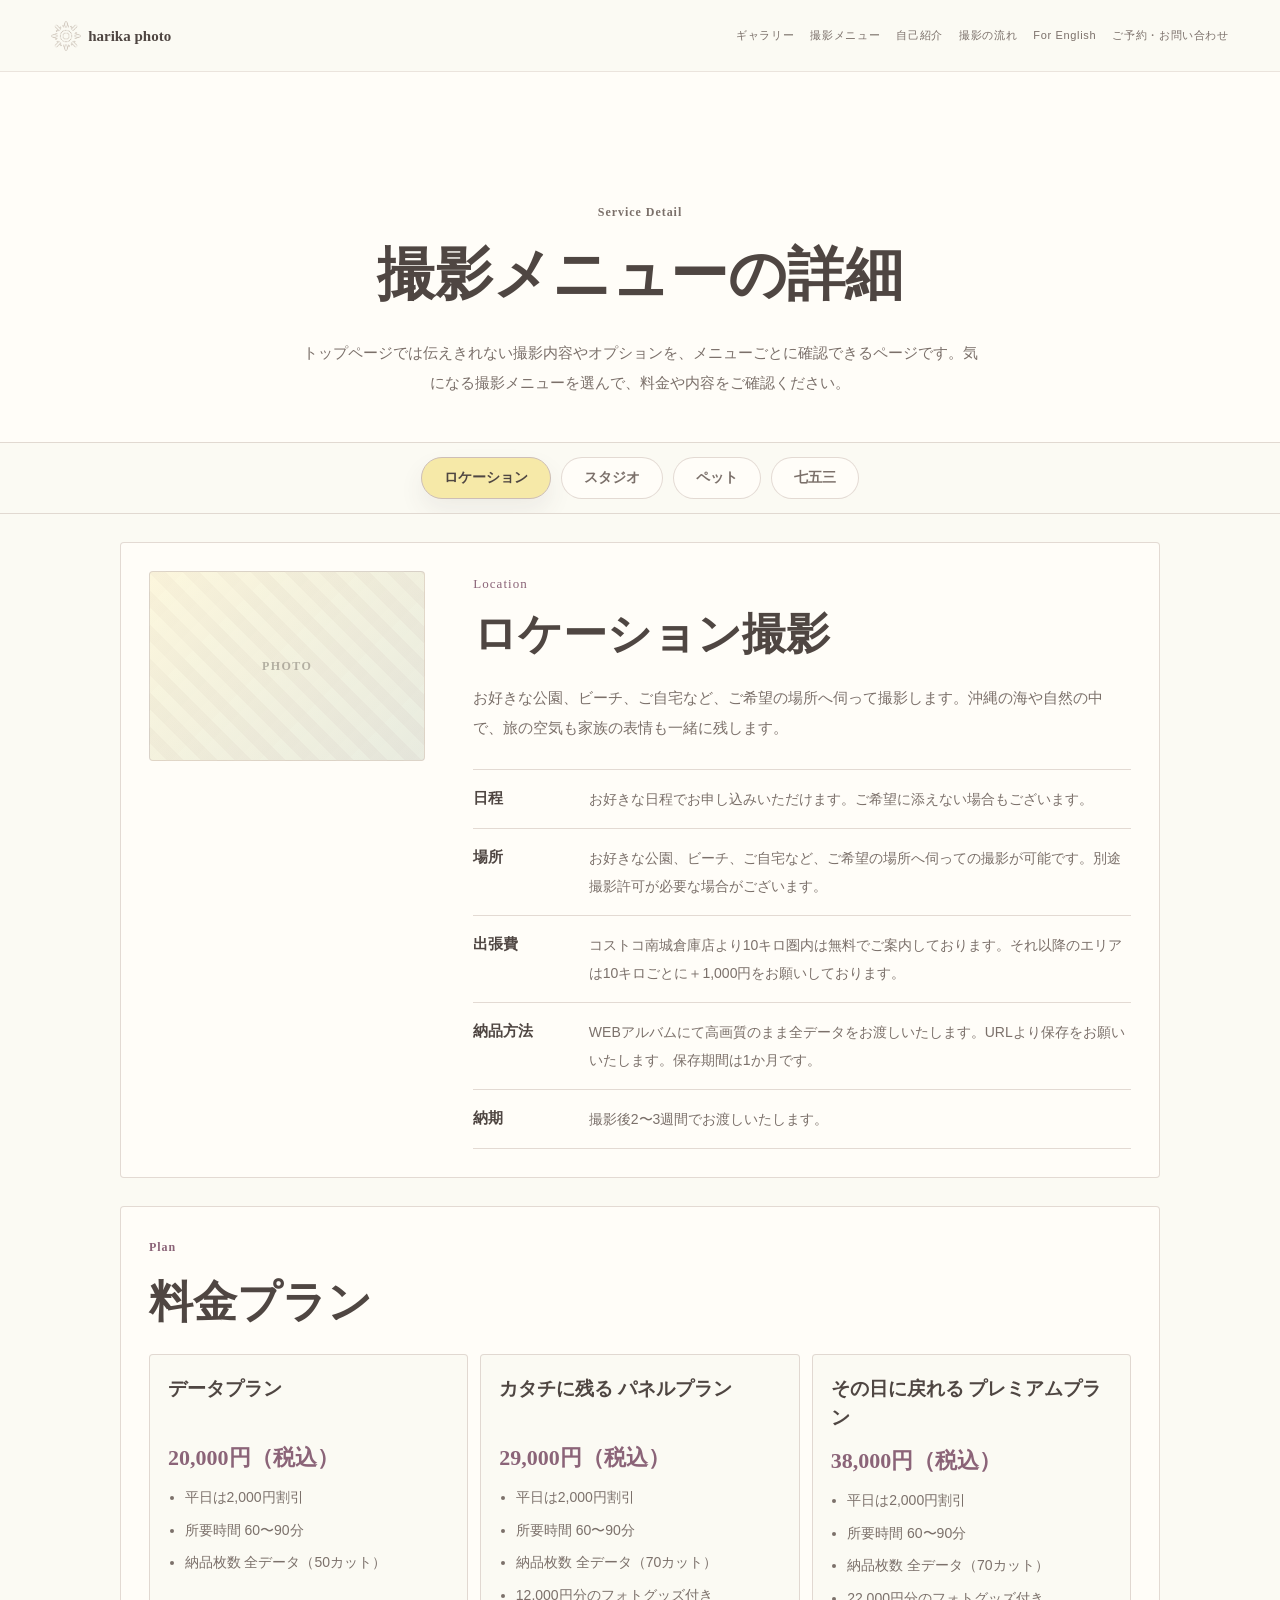
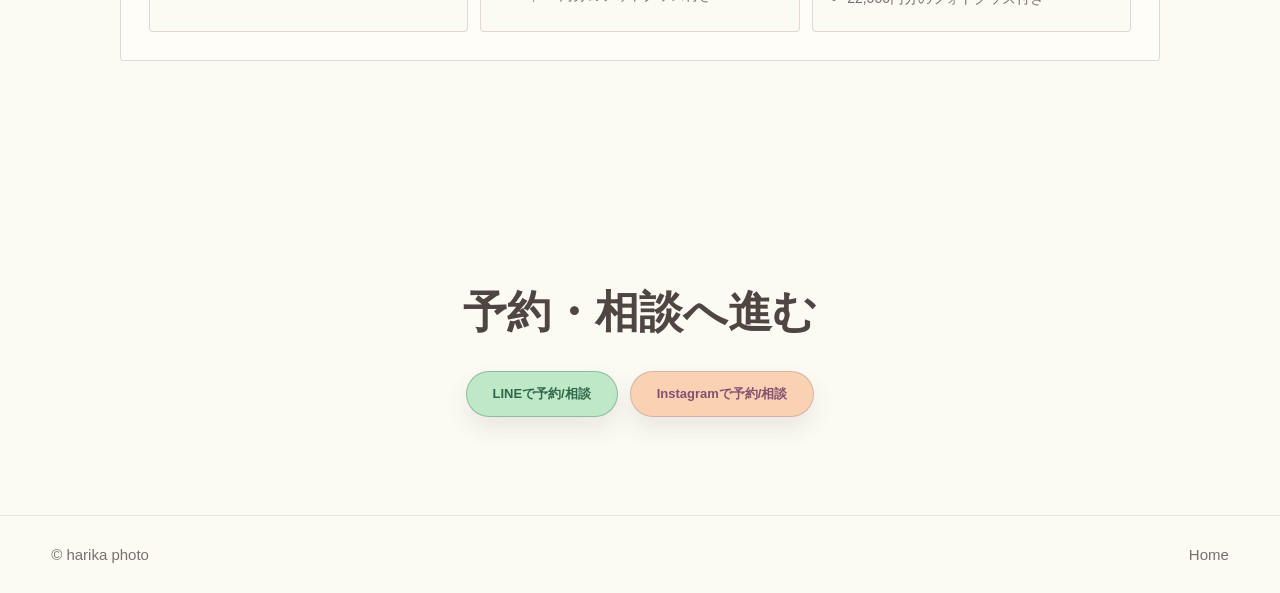
<file: menu.html>
<!DOCTYPE html>
<html lang="ja">
  <head>
    <meta charset="UTF-8" />
    <meta name="viewport" content="width=device-width, initial-scale=1.0" />
    <meta name="description" content="harika photoの撮影メニュー詳細ページです。プラン内容やオプションを確認できます。" />
    <meta name="robots" content="noindex, nofollow, noarchive" />
    <title>撮影メニュー詳細 | harika photo</title>
    <link rel="stylesheet" href="assets/css/style.css?v=section-rhythm-20260723" />
  </head>
  <body>
    <header class="site-header">
      <a class="brand" href="index.html" aria-label="トップページへ"><img class="brand-logo" src="assets/images/harika-photo-mark-centered.png" alt="" /><span>harika photo</span></a>
      <button class="nav-toggle" type="button" aria-expanded="false" aria-controls="site-nav"><span></span><span></span></button>
      <nav class="site-nav" id="site-nav">
        <a href="index.html#gallery">ギャラリー</a><a href="index.html#service">撮影メニュー</a><a href="index.html#profile">自己紹介</a><a href="index.html#flow">撮影の流れ</a><a href="english.html">For English</a><a href="index.html#contact">ご予約・お問い合わせ</a>
      </nav>
    </header>
    <main>
      <section class="page-hero menu-page-hero">
        <p class="eyebrow">Service Detail</p>
        <h1>撮影メニューの詳細</h1>
        <p>トップページでは伝えきれない撮影内容やオプションを、メニューごとに確認できるページです。気になる撮影メニューを選んで、料金や内容をご確認ください。</p>
      </section>
      <section class="section menu-detail-page" aria-label="撮影メニュー詳細">
        <div class="menu-tab-wrap" role="tablist" aria-label="撮影メニューを選択">
          <button class="menu-tab is-active" type="button" role="tab" data-menu-tab="location" aria-controls="location-panel" aria-selected="true">ロケーション</button>
          <button class="menu-tab" type="button" role="tab" data-menu-tab="studio" aria-controls="studio-panel" aria-selected="false">スタジオ</button>
          <button class="menu-tab" type="button" role="tab" data-menu-tab="pet" aria-controls="pet-panel" aria-selected="false">ペット</button>
          <button class="menu-tab" type="button" role="tab" data-menu-tab="shichigosan" aria-controls="shichigosan-panel" aria-selected="false">七五三</button>
        </div>
        <div class="menu-panel-stack">
          <article class="menu-panel is-active" id="location-panel" role="tabpanel" data-menu-panel="location">
            <div class="menu-detail-intro">
              <div class="menu-detail-photo">PHOTO</div>
              <div class="menu-detail-copy">
                <p class="service-label">Location</p>
                <h2>ロケーション撮影</h2>
                <p>お好きな公園、ビーチ、ご自宅など、ご希望の場所へ伺って撮影します。沖縄の海や自然の中で、旅の空気も家族の表情も一緒に残します。</p>
                <dl class="menu-detail-list">
                  <div><dt>日程</dt><dd>お好きな日程でお申し込みいただけます。ご希望に添えない場合もございます。</dd></div>
                  <div><dt>場所</dt><dd>お好きな公園、ビーチ、ご自宅など、ご希望の場所へ伺っての撮影が可能です。別途撮影許可が必要な場合がございます。</dd></div>
                  <div><dt>出張費</dt><dd>コストコ南城倉庫店より10キロ圏内は無料でご案内しております。それ以降のエリアは10キロごとに＋1,000円をお願いしております。</dd></div>
                  <div><dt>納品方法</dt><dd>WEBアルバムにて高画質のまま全データをお渡しいたします。URLより保存をお願いいたします。保存期間は1か月です。</dd></div>
                  <div><dt>納期</dt><dd>撮影後2〜3週間でお渡しいたします。</dd></div>
                </dl>
              </div>
            </div>
            <div class="menu-detail-section">
              <p class="eyebrow">Plan</p>
              <h2>料金プラン</h2>
              <div class="menu-plan-grid">
                <article class="menu-plan-card"><h3>データプラン</h3><p class="menu-plan-price">20,000円（税込）</p><ul><li>平日は2,000円割引</li><li>所要時間 60〜90分</li><li>納品枚数 全データ（50カット）</li></ul></article>
                <article class="menu-plan-card"><h3>カタチに残る パネルプラン</h3><p class="menu-plan-price">29,000円（税込）</p><ul><li>平日は2,000円割引</li><li>所要時間 60〜90分</li><li>納品枚数 全データ（70カット）</li><li>12,000円分のフォトグッズ付き</li></ul></article>
                <article class="menu-plan-card"><h3>その日に戻れる プレミアムプラン</h3><p class="menu-plan-price">38,000円（税込）</p><ul><li>平日は2,000円割引</li><li>所要時間 60〜90分</li><li>納品枚数 全データ（70カット）</li><li>22,000円分のフォトグッズ付き</li></ul></article>
              </div>
            </div>
          </article>
          <article class="menu-panel" id="studio-panel" role="tabpanel" data-menu-panel="studio" hidden>
            <div class="menu-detail-intro">
              <div class="menu-detail-photo">PHOTO</div>
              <div class="menu-detail-copy">
                <p class="service-label">Studio</p>
                <h2>スタジオ撮影</h2>
                <p>お子さまの記念日や成長の節目を、落ち着いた空間で丁寧に撮影します。オプションを組み合わせて、今だけの表情を残せます。</p>
              </div>
            </div>
            <div class="menu-detail-section">
              <p class="eyebrow">Plan</p>
              <h2>料金プラン</h2>
              <div class="menu-plan-grid">
                <article class="menu-plan-card"><h3>データプラン</h3><p class="menu-plan-price">20,000円（税込）</p><ul><li>所要時間 60分</li><li>納品データ 30カット</li></ul></article>
                <article class="menu-plan-card"><h3>パネルプラン</h3><p class="menu-plan-price">29,000円（税込）</p><ul><li>所要時間 60分</li><li>納品データ 50カット</li><li>③〜⑤のオプションお1つ無料</li><li>10,000円分のフォトグッズ付き</li></ul></article>
                <article class="menu-plan-card"><h3>プレミアムプラン</h3><p class="menu-plan-price">38,000円（税込）</p><ul><li>スタジオ＋ロケーション（ビーチ）</li><li>同じ日程でアラハビーチへ移動、または別日程でアラハビーチや百名ビーチへご案内も可能です。</li><li>所要時間 各60分</li><li>納品データ 70カット保証</li><li>①〜⑤のオプションお1つ無料</li><li>15,000円分のフォトグッズ付き</li></ul></article>
              </div>
              <p class="menu-plan-note">追加料金：土・日・祝日は＋5,000円。生花での撮影は＋5,000円です。</p>
            </div>
            <div class="menu-detail-section">
              <p class="eyebrow">Option</p>
              <h2>オプション</h2>
              <div class="menu-option-list">
                <article class="menu-option-card"><h3>BOX PHOTO</h3><p>5,000円。お座り〜4歳前後のお子さま向けです。</p></article>
                <article class="menu-option-card"><h3>ミルクバス</h3><p>5,000円。お座り〜2歳頃のお子さま向けです。</p></article>
                <article class="menu-option-card"><h3>スマッシュケーキ（持込み）</h3><p>3,000円。エプロンの貸し出しがあります。</p></article>
                <article class="menu-option-card"><h3>スマッシュおにぎり（持込み）</h3><p>3,000円。エプロンの貸し出しがあります。</p></article>
                <article class="menu-option-card"><h3>スマッシュパン</h3><p>3,000円。別途ご注文も可能です。エプロンの貸し出しがあります。</p></article>
              </div>
              <p class="menu-note">等身大アルバム撮影をご希望の方は事前にお知らせください。たんかゆーえー、お気に入りのおもちゃなどでの撮影は、お持ち込みでどのプランでも撮影可能です。</p>
            </div>
          </article>
          <article class="menu-panel" id="pet-panel" role="tabpanel" data-menu-panel="pet" hidden>
            <div class="menu-detail-intro">
              <div class="menu-detail-photo">PHOTO</div>
              <div class="menu-detail-copy">
                <p class="service-label">Pet</p>
                <h2>ペット撮影</h2>
                <p>大切な家族の一員であるペットとの自然な時間を、やさしく写真に残します。ご家族さまもわんちゃんも安心して過ごせる空間づくりを大切にしています。</p>
              </div>
            </div>
            <div class="menu-detail-section">
              <p class="eyebrow">Plan</p>
              <h2>料金プラン</h2>
              <div class="menu-plan-grid">
                <article class="menu-plan-card"><h3>データプラン</h3><p class="menu-plan-price">20,000円（税込）</p><ul><li>所要時間 60分</li><li>納品データ 30カット</li></ul></article>
                <article class="menu-plan-card"><h3>パネルプラン</h3><p class="menu-plan-price">29,000円（税込）</p><ul><li>所要時間 60分</li><li>納品データ 50カット</li><li>②〜③のオプションお1つ無料</li><li>10,000円分のフォトグッズ付き</li></ul></article>
                <article class="menu-plan-card"><h3>プレミアムプラン</h3><p class="menu-plan-price">38,000円（税込）</p><ul><li>スタジオ＋ロケーション（アラハビーチ）</li><li>所要時間 各60分</li><li>納品データ 70カット保証</li><li>①〜③のオプションお1つ無料</li><li>15,000円分のフォトグッズ付き</li></ul></article>
              </div>
              <p class="menu-plan-note">追加料金：土・日・祝日は＋5,000円。生花での撮影は＋5,000円です。</p>
            </div>
            <div class="menu-detail-section">
              <p class="eyebrow">Option</p>
              <h2>オプション</h2>
              <div class="menu-option-list">
                <article class="menu-option-card"><h3>季節の生花での撮影</h3><p>5,000円。季節感のあるお写真を残せます。</p></article>
                <article class="menu-option-card"><h3>飛び出しフォト</h3><p>5,000円。背景紙に切り込みを入れ、お顔や手足などのパーツを撮影します。主役が増えるごとに＋3,000円です。</p></article>
                <article class="menu-option-card"><h3>BOX PHOTO</h3><p>5,000円。約60×60cmの箱に入って撮影し、9カットを1枚に合成します。2パターン作成は＋3,000円です。</p></article>
                <article class="menu-option-card"><h3>等身大パネル撮影</h3><p>35,000円。撮影したお写真は、約30cmの正方形3面見開きアルバムに印刷して郵送いたします。パネルプランは-10,000円、プレミアムプランは-15,000円です。</p></article>
              </div>
              <p class="menu-note">スマッシュケーキなどはご持参いただければ無料で撮影いたします。お気に入りのおもちゃやおやつなどもお持ちください。</p>
            </div>
            <div class="menu-detail-section">
              <p class="eyebrow">お願い</p>
              <h2>撮影時のお願い</h2>
              <div class="menu-info-grid compact">
                <article class="menu-option-card"><h3>マナーベルトの着用</h3><p>スタジオ内を清潔に保つため、撮影中はマナーベルト（マナーパンツ）の着用をお願いしております。</p></article>
                <article class="menu-option-card"><h3>ご来店人数</h3><p>畳の空間をできるだけ広く使い、のびのび過ごせるよう、ご来店は大人2名様、わんちゃん＋お子様3名（匹）までとさせていただきます。</p></article>
              </div>
            </div>
          </article>
          <article class="menu-panel" id="shichigosan-panel" role="tabpanel" data-menu-panel="shichigosan" hidden>
            <div class="menu-detail-intro">
              <div class="menu-detail-photo">PHOTO</div>
              <div class="menu-detail-copy">
                <p class="service-label">Shichi-Go-San</p>
                <h2>七五三</h2>
                <p>受け継いだお着物や晴れの日の表情を、思い出に残る一日に整えます。詳しい料金や内容は確認中です。</p>
              </div>
            </div>
            <div class="menu-info-grid compact">
              <article class="menu-option-card"><h3>内容確認中</h3><p>七五三の詳しい撮影内容・料金プラン・着物サポートについては、確認が取れ次第こちらに掲載いたします。ご希望の方はLINEよりお問い合わせください。</p></article>
            </div>
          </article>
        </div>
      </section>
      <section class="contact compact menu-contact">
        <h2>予約・相談へ進む</h2>
        <div class="contact-actions"><a class="button line-button" href="#" aria-disabled="true">LINEで予約/相談</a><a class="button instagram-button" href="#" aria-disabled="true">Instagramで予約/相談</a></div>
      </section>
    </main>
    <footer class="site-footer"><p>&copy; harika photo</p><a href="index.html">Home</a></footer>
    <script src="assets/js/main.js?v=menu-tabs-20260723"></script>
  </body>
</html>
</file>
<file: assets/css/style.css>
:root {
  --cream: #fbfaf3;
  --paper: #fffdf8;
  --ink: #4f4642;
  --muted: #7b706a;
  --plum: #8b6478;
  --sage: #a8b89a;
  --honey: #f6e9a8;
  --line: #cdbeb6;
  --soft-line: rgba(205, 190, 182, 0.55);
  --shadow: 0 18px 48px rgba(79, 70, 66, 0.08);
  --radius: 4px;
  --sans: "Helvetica Neue", Arial, "Hiragino Sans", "Yu Gothic", sans-serif;
  --serif: "Yu Mincho", "Hiragino Mincho ProN", "YuMincho", "Times New Roman", serif;
}

* {
  box-sizing: border-box;
}

html {
  scroll-behavior: smooth;
}

body {
  margin: 0;
  overflow-x: hidden;
  color: var(--ink);
  background: var(--cream);
  font-family: var(--sans);
  font-size: 15px;
  line-height: 2;
}

a {
  color: inherit;
  text-decoration: none;
}

img {
  display: block;
  max-width: 100%;
}

.site-header {
  position: sticky;
  top: 0;
  z-index: 20;
  display: flex;
  align-items: center;
  justify-content: space-between;
  gap: 20px;
  min-height: 72px;
  padding: 16px clamp(18px, 4vw, 54px);
  background: rgba(251, 250, 243, 0.94);
  border-bottom: 1px solid rgba(205, 190, 182, 0.35);
  backdrop-filter: blur(16px);
}

.brand {
  display: inline-flex;
  align-items: center;
  gap: 7px;
  color: var(--ink);
  font-family: var(--serif);
  font-size: 15px;
  font-weight: 600;
}

.brand-logo {
  width: 30px;
  height: 30px;
  object-fit: contain;
  display: block;
  flex: 0 0 auto;
}

.site-nav {
  display: flex;
  align-items: center;
  gap: clamp(10px, 1.25vw, 18px);
  color: var(--muted);
  font-size: 11px;
  line-height: 1.4;
  letter-spacing: 0.06em;
}

.nav-cta {
  padding: 0;
  color: inherit;
  background: transparent;
  border: 0;
  border-radius: 0;
}

.nav-toggle {
  display: none;
  width: 42px;
  height: 42px;
  border: 0;
  background: transparent;
}

.nav-toggle span {
  display: block;
  width: 18px;
  height: 1px;
  margin: 6px auto;
  background: var(--ink);
}

.hero,
.section,
.page-hero {
  max-width: 1180px;
  margin: 0 auto;
}

.hero {
  display: grid;
  grid-template-columns: 1fr;
  gap: clamp(28px, 4vw, 48px);
  min-height: auto;
  padding: clamp(42px, 6vw, 76px) clamp(20px, 5vw, 70px) clamp(58px, 8vw, 92px);
}

.hero-copy {
  width: min(100%, 760px);
  max-width: 760px;
  margin-right: auto;
  margin-left: auto;
  text-align: center;
}

.eyebrow {
  margin: 0 0 14px;
  color: var(--plum);
  font-family: var(--serif);
  font-size: 12px;
  font-weight: 600;
  letter-spacing: 0.08em;
}

h1,
h2,
h3,
p {
  margin-top: 0;
}

h1,
h2 {
  color: var(--ink);
  font-family: var(--serif);
  font-weight: 600;
  letter-spacing: 0;
}

h1 {
  margin-bottom: 26px;
  font-size: clamp(36px, 5vw, 58px);
  line-height: 1.28;
}

h2 {
  margin-bottom: 18px;
  font-size: clamp(28px, 3.6vw, 44px);
  line-height: 1.35;
}

h3 {
  margin-bottom: 12px;
  color: var(--ink);
  font-family: var(--serif);
  font-size: 22px;
  font-weight: 600;
  line-height: 1.5;
}

p {
  margin-bottom: 0;
}

.hero-copy p {
  max-width: 560px;
  margin-right: auto;
  margin-left: auto;
  color: var(--muted);
  font-size: 15px;
  line-height: 2.15;
  overflow-wrap: anywhere;
}

.hero-actions {
  display: flex;
  flex-wrap: wrap;
  justify-content: center;
  gap: 12px;
  margin-top: 34px;
}

.button {
  display: inline-flex;
  align-items: center;
  justify-content: center;
  min-height: 46px;
  padding: 11px 26px;
  border: 1px solid var(--line);
  border-radius: 999px;
  font-size: 13px;
  font-weight: 600;
  line-height: 1.35;
}

.hero-actions .button {
  min-width: 148px;
}

.hero-language-link {
  display: inline-flex;
  align-items: center;
  justify-content: center;
  margin-top: 26px;
  padding: 8px 18px;
  color: var(--plum);
  font-size: 15px;
  font-weight: 600;
  line-height: 1.6;
  background: rgba(246, 233, 168, 0.44);
  border: 1px solid rgba(205, 190, 182, 0.72);
  border-radius: 999px;
  box-shadow: 0 12px 24px rgba(79, 70, 66, 0.06);
}

.button.primary {
  color: var(--ink);
  background: var(--honey);
}

.button.secondary {
  color: var(--muted);
  background: var(--paper);
}

.button.line-button,
.button.instagram-button,
.button.menu-detail-button {
  box-shadow: 0 12px 24px rgba(79, 70, 66, 0.1);
}

.button.line-button {
  color: #2f6849;
  background: #bfe8c9;
  border-color: rgba(83, 143, 98, 0.48);
}

.button.instagram-button {
  color: #83506d;
  background: #f9d2b4;
  border-color: rgba(139, 100, 120, 0.3);
}

.button.menu-detail-button {
  color: var(--ink);
  background: var(--honey);
  border-color: var(--line);
}

.hero-visual {
  position: relative;
  min-height: 0;
  order: -1;
}

.photo-frame,
.soft-image,
.gallery-item,
.mini-gallery span {
  display: flex;
  align-items: center;
  justify-content: center;
  overflow: hidden;
  color: rgba(79, 70, 66, 0.48);
  font-family: var(--serif);
  font-size: 13px;
  background:
    linear-gradient(135deg, rgba(246, 233, 168, 0.3), rgba(168, 184, 154, 0.28)),
    repeating-linear-gradient(45deg, rgba(255, 253, 248, 0.75) 0 12px, rgba(139, 100, 120, 0.055) 12px 24px);
  border: 1px solid var(--line);
  border-radius: var(--radius);
}

.main-photo {
  position: relative;
  width: 100%;
  height: auto;
  aspect-ratio: 3 / 2;
  background: var(--paper);
  box-shadow: var(--shadow);
}

.hero-photo {
  width: 100%;
  height: 100%;
  object-fit: cover;
  object-position: center;
  display: block;
}

.hero-welcome {
  display: none;
}

@media (min-width: 901px) {
  .hero-photo {
    animation: heroPhotoReveal 4s ease-out both;
  }

  .hero-welcome {
    position: absolute;
    inset: 0;
    z-index: 1;
    display: flex;
    flex-direction: column;
    align-items: center;
    justify-content: center;
    gap: 12px;
    padding: 32px;
    color: var(--ink);
    text-align: center;
    pointer-events: none;
    background: rgba(255, 253, 248, 0.34);
    animation: heroWelcomeFade 4s ease-out forwards;
  }

  .hero-welcome p {
    margin: 0;
    color: var(--ink);
    font-family: var(--serif);
    font-size: clamp(28px, 3vw, 44px);
    font-weight: 600;
    line-height: 1.35;
    text-shadow: 0 1px 18px rgba(255, 253, 248, 0.84);
  }

  .hero-welcome span {
    color: var(--muted);
    font-family: var(--serif);
    font-size: clamp(13px, 1.25vw, 18px);
    font-weight: 600;
    letter-spacing: 0.08em;
    text-shadow: 0 1px 16px rgba(255, 253, 248, 0.84);
  }
}

@keyframes heroPhotoReveal {
  0%,
  55% {
    filter: brightness(1.08) saturate(0.76) contrast(0.9);
  }

  100% {
    filter: brightness(1) saturate(1);
  }
}

@keyframes heroWelcomeFade {
  0%,
  55% {
    opacity: 1;
  }

  100% {
    opacity: 0;
    visibility: hidden;
  }
}

@media (prefers-reduced-motion: reduce) {
  .hero-photo,
  .hero-welcome {
    animation: none;
  }

  .hero-welcome {
    display: none;
  }
}

.section {
  padding: clamp(60px, 7.5vw, 98px) clamp(20px, 5vw, 70px);
}

.section-heading {
  display: grid;
  grid-template-columns: minmax(0, 0.8fr) minmax(260px, 0.52fr);
  gap: 34px;
  align-items: end;
  margin-bottom: 38px;
}

.section-heading p,
.gallery-preview > div > p {
  color: var(--muted);
}

.section-heading.narrow {
  display: block;
  max-width: 680px;
  margin-right: auto;
  margin-left: auto;
  text-align: center;
}

#service .section-heading,
.gallery-copy,
.news > div {
  margin-right: auto;
  margin-left: auto;
  text-align: center;
}

#service .section-heading p,
.section-heading.narrow p,
.gallery-copy > p {
  max-width: 620px;
  margin-right: auto;
  margin-left: auto;
}

.card-grid,
.price-list,
.voice-grid {
  display: grid;
  grid-template-columns: repeat(3, minmax(0, 1fr));
  gap: 16px;
}

.service-card,
.price-list article,
.voice-card {
  min-height: 204px;
  padding: 28px 26px;
  background: var(--cream);
  border: 1px solid var(--soft-line);
  border-radius: var(--radius);
}

.service-card p,
.price-list p,
.flow-list p,
.voice-card p {
  color: var(--muted);
  font-size: 14px;
  line-height: 2;
}

.service-grid {
  grid-template-columns: repeat(4, minmax(0, 1fr));
  max-width: 1120px;
  margin-right: auto;
  margin-left: auto;
}

.service-carousel {
  position: relative;
}

.carousel-button {
  display: none;
}

.service-card {
  min-height: 360px;
}

.service-photo-placeholder {
  display: flex;
  align-items: center;
  justify-content: center;
  aspect-ratio: 16 / 10;
  width: 100%;
  margin-bottom: 22px;
  color: rgba(79, 70, 66, 0.38);
  font-family: var(--serif);
  font-size: 12px;
  font-weight: 600;
  letter-spacing: 0.12em;
  background:
    linear-gradient(135deg, rgba(246, 233, 168, 0.34), rgba(168, 184, 154, 0.26)),
    repeating-linear-gradient(45deg, rgba(255, 253, 248, 0.75) 0 12px, rgba(139, 100, 120, 0.055) 12px 24px);
  border: 1px solid var(--soft-line);
  border-radius: var(--radius);
}

.service-label {
  margin-bottom: 8px;
  color: var(--plum);
  font-family: var(--serif);
  font-size: 13px;
  letter-spacing: 0.08em;
}

.service-card-price {
  margin-bottom: 10px;
  color: var(--ink);
  font-family: var(--serif);
  font-size: 20px;
  font-weight: 600;
  line-height: 1.5;
}

.tag-list {
  display: flex;
  flex-wrap: wrap;
  gap: 8px;
  padding: 0;
  margin: 24px 0 0;
  list-style: none;
}

.tag-list li {
  padding: 6px 11px;
  color: var(--muted);
  font-size: 12px;
  line-height: 1.5;
  background: rgba(251, 250, 243, 0.72);
  border: 1px solid var(--soft-line);
  border-radius: 999px;
}

.service-note {
  max-width: 720px;
  margin: 20px auto 0;
  color: var(--muted);
  font-size: 13px;
  text-align: center;
}

.section-action {
  display: flex;
  justify-content: center;
  margin-top: 24px;
}

.service-price {
  max-width: 1040px;
  margin: clamp(46px, 6vw, 72px) auto 0;
  text-align: center;
}

.service-price > h3 {
  margin-bottom: 8px;
  font-size: 22px;
}

.service-price > p {
  max-width: 620px;
  margin-right: auto;
  margin-left: auto;
  color: var(--muted);
}

.service-price .price-list {
  margin-top: 28px;
}

#service {
  max-width: none;
  background: var(--paper);
}

.split {
  display: grid;
  grid-template-columns: minmax(280px, 0.78fr) minmax(0, 1fr);
  gap: clamp(34px, 6vw, 76px);
  align-items: center;
  max-width: none;
  background: var(--paper);
}

.profile-section {
  max-width: none;
  background: var(--cream);
}

.profile-section .section-heading {
  margin-bottom: 44px;
}

.profile-body {
  display: grid;
  grid-template-columns: minmax(360px, 0.95fr) minmax(0, 1fr);
  gap: clamp(34px, 5vw, 66px);
  align-items: center;
  max-width: 1120px;
  margin-right: auto;
  margin-left: auto;
}

.profile-body .soft-image {
  justify-self: end;
  width: min(100%, 570px);
}

.profile-copy {
  max-width: 560px;
}

.profile-name {
  margin-bottom: 12px;
  color: var(--ink);
  font-family: var(--serif);
  font-size: 24px;
  font-weight: 600;
  line-height: 1.5;
}

.profile-copy > p {
  color: var(--muted);
  overflow-wrap: anywhere;
}

.split > * {
  max-width: 560px;
}

.split .soft-image {
  justify-self: end;
  width: min(100%, 500px);
}

.soft-image {
  min-height: 500px;
  box-shadow: var(--shadow);
}

.profile-photo {
  position: relative;
  aspect-ratio: 3 / 2;
  min-height: 0;
  align-items: stretch;
  justify-content: stretch;
  background: var(--paper);
}

.profile-photo img {
  position: absolute;
  inset: 0;
  width: 100%;
  height: 100%;
  object-fit: cover;
  object-position: center 58%;
  display: block;
}

.profile-list {
  display: grid;
  gap: 14px;
  margin: 30px 0 0;
}

.profile-list div {
  padding-top: 14px;
  border-top: 1px solid var(--soft-line);
}

.profile-list dt {
  color: var(--ink);
  font-family: var(--serif);
  font-weight: 600;
}

.profile-list dd {
  margin: 0;
  color: var(--muted);
  font-size: 14px;
}

.gallery-preview {
  display: grid;
  grid-template-columns: 1fr;
  gap: 34px;
  align-items: start;
  max-width: none;
  background: var(--cream);
  border-top: 1px solid var(--soft-line);
}

.text-link {
  display: inline-flex;
  margin-top: 20px;
  color: var(--plum);
  font-size: 13px;
  font-weight: 600;
  border-bottom: 1px solid var(--plum);
}

.mini-gallery {
  display: grid;
  grid-template-columns: repeat(4, 1fr);
  grid-auto-rows: 380px;
  gap: 10px;
  width: 100%;
  max-width: 1040px;
  min-height: 380px;
  margin-right: auto;
  margin-left: auto;
}

.mini-gallery span:nth-child(1),
.mini-gallery span:nth-child(3) {
  margin-top: 0;
}

.price-list article {
  min-height: 230px;
}

.price-list .featured {
  background: rgba(246, 233, 168, 0.5);
  border-color: var(--line);
}

.price {
  color: var(--ink);
  font-family: var(--serif);
  font-size: 30px;
  font-weight: 600;
}

.flow {
  max-width: none;
  background: var(--paper);
}

.flow .section-heading,
.flow-list {
  margin-right: auto;
  margin-left: auto;
}

.flow .section-heading.narrow {
  max-width: 680px;
}

.flow-list {
  display: grid;
  gap: 0;
  max-width: 680px;
  padding: 0;
  list-style: none;
}

.flow-list li {
  display: grid;
  grid-template-columns: 44px minmax(140px, 160px) minmax(260px, 1fr);
  justify-content: center;
  gap: 18px;
  align-items: center;
  padding: 20px 0;
  text-align: left;
  border-top: 1px solid var(--soft-line);
}

.flow-list li:last-child {
  border-bottom: 1px solid var(--soft-line);
}

.flow-list span {
  display: inline-flex;
  align-items: center;
  justify-content: center;
  justify-self: center;
  width: 36px;
  height: 36px;
  border: 1px solid var(--line);
  border-radius: 50%;
  color: var(--plum);
  font-family: var(--serif);
  font-size: 14px;
}

.flow-list strong {
  font-family: var(--serif);
  font-weight: 600;
}

.preparation {
  max-width: none;
  background: var(--cream);
}

.preparation-grid {
  width: min(100%, 1040px);
  margin-right: auto;
  margin-left: auto;
}

.preparation-grid {
  display: grid;
  grid-template-columns: repeat(2, minmax(0, 1fr));
  gap: 16px;
}

.preparation-card {
  min-height: 300px;
  padding: 26px 24px;
  background: var(--paper);
  border: 1px solid var(--soft-line);
  border-radius: var(--radius);
}

.preparation-card-mobile {
  display: none;
}

.preparation-card h3 {
  margin-bottom: 14px;
  font-size: 22px;
}

.preparation-card h4 {
  margin: 18px 0 8px;
  color: var(--plum);
  font-size: 13px;
  font-weight: 600;
  line-height: 1.7;
}

.preparation-card p,
.preparation-card li {
  color: var(--muted);
  font-size: 14px;
  line-height: 2;
}

.preparation-card p + p {
  margin-top: 10px;
}

.preparation-card ul {
  display: grid;
  gap: 4px;
  margin: 0;
  padding-left: 1.1em;
}

.preparation-card li + li {
  margin-top: 2px;
}

.preparation-card .note {
  margin-top: 14px;
  font-size: 13px;
}

.preparation-note {
  margin-top: 16px;
}

.voice-carousel {
  position: relative;
}

.voice-grid {
  display: grid;
  grid-template-columns: repeat(2, minmax(0, 1fr));
  gap: 16px;
  max-width: 980px;
  margin-right: auto;
  margin-left: auto;
}

.voices {
  max-width: none;
  background: var(--paper);
}

.voice-card {
  margin: 0;
  display: flex;
  flex-direction: column;
  min-height: 260px;
  font-family: var(--serif);
}

.voice-card p {
  flex: 1;
}

.voice-category {
  padding-top: 14px;
  margin-top: 20px;
  color: var(--plum);
  font-family: var(--serif);
  font-size: 13px;
  font-weight: 600;
  line-height: 1.6;
  letter-spacing: 0.08em;
  border-top: 1px solid var(--soft-line);
}

.faq {
  max-width: none;
  background: var(--cream);
}

.faq details {
  width: min(100%, 600px);
  margin-right: auto;
  margin-left: auto;
  text-align: left;
}

details {
  padding: 21px 0;
  text-align: center;
  border-top: 1px solid var(--soft-line);
}

details:last-child {
  border-bottom: 1px solid var(--soft-line);
}

summary {
  cursor: pointer;
  color: var(--ink);
  font-family: var(--serif);
  font-weight: 600;
  line-height: 1.8;
}

details p {
  max-width: 620px;
  margin-top: 12px;
  color: var(--muted);
  font-size: 14px;
}

.news {
  display: grid;
  grid-template-columns: 1fr;
  gap: 28px;
  max-width: none;
  background: var(--paper);
}

.news > * {
  width: min(100%, 640px);
  max-width: 640px;
  margin-right: auto;
  margin-left: auto;
}

.news > div {
  text-align: center;
}

.news-list {
  width: min(100%, 640px);
  padding: 0;
  margin: 0 auto;
  list-style: none;
  border-top: 1px solid var(--soft-line);
}

.news-list li {
  display: grid;
  grid-template-columns: max-content minmax(0, 1fr);
  gap: 20px;
  padding: 17px 0;
  text-align: left;
  border-bottom: 1px solid var(--soft-line);
}

.news-list time {
  color: var(--plum);
  font-family: var(--serif);
}

.news-list span {
  color: var(--muted);
}

.contact {
  max-width: none;
  margin: 0 auto;
  padding: clamp(60px, 8vw, 98px) clamp(22px, 5vw, 70px);
  color: var(--ink);
  text-align: center;
  background: var(--cream);
}

.contact-panel {
  max-width: 980px;
  margin: 0 auto;
  padding: clamp(44px, 7vw, 76px) clamp(22px, 5vw, 70px);
  background: var(--paper);
  border: 1px solid var(--line);
  border-radius: var(--radius);
}

.contact-panel p {
  max-width: 660px;
  margin-right: auto;
  margin-left: auto;
  color: var(--muted);
  overflow-wrap: anywhere;
}

.contact-text-mobile {
  display: none;
}

.contact-actions {
  display: flex;
  flex-wrap: wrap;
  justify-content: center;
  gap: 12px;
  margin-top: 34px;
}

.contact.compact {
  margin-top: 28px;
}

.site-footer {
  display: flex;
  align-items: center;
  justify-content: space-between;
  gap: 20px;
  padding: 28px clamp(18px, 4vw, 54px);
  color: var(--muted);
  font-size: 15px;
  line-height: 1.4;
  border-top: 1px solid rgba(205, 190, 182, 0.35);
}

.site-footer p {
  margin: 0;
}

.page-hero {
  padding: clamp(70px, 10vw, 130px) clamp(20px, 5vw, 70px) 44px;
}

.page-hero h1 {
  max-width: 880px;
}

.page-hero p {
  max-width: 680px;
  color: var(--muted);
}

.gallery-page {
  display: grid;
  grid-template-columns: repeat(4, minmax(0, 1fr));
  grid-auto-rows: 190px;
  gap: 12px;
  padding-top: 20px;
}

.gallery-item.large {
  grid-column: span 2;
  grid-row: span 2;
}

.gallery-item.tall {
  grid-row: span 2;
}

.gallery-item.wide {
  grid-column: span 2;
}

.menu-page-hero {
  max-width: none;
  background: var(--paper);
}

@media (min-width: 901px) {
  .menu-page-hero {
    text-align: center;
  }

  .menu-page-hero h1,
  .menu-page-hero p {
    margin-right: auto;
    margin-left: auto;
  }
}

.menu-detail-page {
  display: grid;
  gap: 28px;
  max-width: none;
  padding-top: 0;
  background: var(--cream);
}

.menu-tab-wrap {
  position: sticky;
  top: 72px;
  z-index: 10;
  display: flex;
  justify-content: center;
  gap: 10px;
  width: 100vw;
  margin-right: calc(50% - 50vw);
  margin-left: calc(50% - 50vw);
  padding: 14px clamp(20px, 5vw, 70px);
  overflow-x: auto;
  background: rgba(251, 250, 243, 0.94);
  border-top: 1px solid var(--soft-line);
  border-bottom: 1px solid var(--soft-line);
  backdrop-filter: blur(16px);
  scrollbar-width: none;
  -webkit-overflow-scrolling: touch;
}

.menu-tab-wrap::-webkit-scrollbar {
  display: none;
}

.menu-tab {
  flex: 0 0 auto;
  min-height: 42px;
  padding: 9px 22px;
  color: var(--muted);
  background: var(--paper);
  border: 1px solid var(--soft-line);
  border-radius: 999px;
  font-family: var(--serif);
  font-size: 14px;
  font-weight: 600;
  line-height: 1.4;
}

.menu-tab.is-active {
  color: var(--ink);
  background: var(--honey);
  border-color: var(--line);
  box-shadow: 0 12px 24px rgba(79, 70, 66, 0.08);
}

.menu-panel-stack {
  width: min(100%, 1040px);
  margin: 0 auto;
}

.menu-panel {
  display: grid;
  gap: 28px;
  min-width: 0;
}

.menu-panel[hidden] {
  display: none;
}

.menu-detail-intro {
  display: grid;
  grid-template-columns: minmax(220px, 0.42fr) minmax(0, 1fr);
  gap: clamp(24px, 4vw, 48px);
  align-items: start;
  min-width: 0;
  padding: 28px;
  background: var(--paper);
  border: 1px solid var(--soft-line);
  border-radius: var(--radius);
}

.menu-detail-photo {
  display: flex;
  align-items: center;
  justify-content: center;
  aspect-ratio: 16 / 11;
  color: rgba(79, 70, 66, 0.38);
  font-family: var(--serif);
  font-size: 12px;
  font-weight: 600;
  letter-spacing: 0.12em;
  background:
    linear-gradient(135deg, rgba(246, 233, 168, 0.34), rgba(168, 184, 154, 0.26)),
    repeating-linear-gradient(45deg, rgba(255, 253, 248, 0.75) 0 12px, rgba(139, 100, 120, 0.055) 12px 24px);
  border: 1px solid var(--soft-line);
  border-radius: var(--radius);
}

.menu-detail-copy > p:not(.service-label, .service-card-price) {
  max-width: 640px;
  color: var(--muted);
  overflow-wrap: anywhere;
}

.menu-detail-list {
  display: grid;
  gap: 0;
  max-width: 720px;
  margin: 26px 0 0;
}

.menu-detail-list div {
  display: grid;
  grid-template-columns: minmax(96px, 0.18fr) minmax(0, 1fr);
  gap: 18px;
  padding: 15px 0;
  border-top: 1px solid var(--soft-line);
}

.menu-detail-list div:last-child {
  border-bottom: 1px solid var(--soft-line);
}

.menu-detail-list dt {
  color: var(--ink);
  font-family: var(--serif);
  font-weight: 600;
  line-height: 1.8;
}

.menu-detail-list dd {
  margin: 0;
  color: var(--muted);
  font-size: 14px;
  line-height: 2;
  overflow-wrap: anywhere;
}

.menu-info-grid,
.menu-plan-grid,
.menu-option-list {
  display: grid;
  grid-template-columns: repeat(3, minmax(0, 1fr));
  gap: 12px;
}

.menu-info-grid {
  grid-template-columns: repeat(5, minmax(0, 1fr));
}

.menu-info-grid.compact {
  grid-template-columns: repeat(2, minmax(0, 1fr));
}

.menu-detail-section {
  padding: 28px;
  background: var(--paper);
  border: 1px solid var(--soft-line);
  border-radius: var(--radius);
}

.menu-detail-section > h2 {
  margin-bottom: 22px;
}

.menu-option-card,
.menu-plan-card {
  min-width: 0;
  padding: 20px 18px;
  background: var(--cream);
  border: 1px solid var(--soft-line);
  border-radius: var(--radius);
}

.menu-option-card h3 {
  font-size: 18px;
}

.menu-option-card p {
  color: var(--muted);
  font-size: 14px;
  line-height: 2;
  overflow-wrap: anywhere;
}

.menu-plan-card h3 {
  min-height: 54px;
  font-size: 19px;
}

.menu-plan-price {
  margin-bottom: 10px;
  color: var(--plum);
  font-family: var(--serif);
  font-size: 22px;
  font-weight: 600;
  line-height: 1.5;
}

.menu-plan-card ul {
  display: grid;
  gap: 6px;
  margin: 0;
  padding-left: 1.1em;
}

.menu-plan-card li {
  color: var(--muted);
  font-size: 14px;
  line-height: 1.9;
  overflow-wrap: anywhere;
}

.menu-plan-note {
  margin-top: 20px;
  color: var(--muted);
  font-size: 14px;
  line-height: 2;
}

.menu-note {
  margin-top: 18px;
  color: var(--muted);
  font-size: 14px;
  line-height: 2;
}

.menu-contact .contact-actions {
  margin-top: 28px;
}

.english-hero {
  max-width: none;
  text-align: center;
  background: var(--paper);
}

.english-hero h1,
.english-hero p {
  margin-right: auto;
  margin-left: auto;
  overflow-wrap: anywhere;
}

.english-page {
  max-width: none;
  padding-top: 34px;
  padding-bottom: clamp(36px, 4vw, 54px);
  background: var(--cream);
}

.english-panel {
  width: min(100%, 960px);
  margin: 0 auto;
  padding: clamp(26px, 4vw, 42px);
  background: var(--paper);
  border: 1px solid var(--soft-line);
  border-radius: var(--radius);
}

.english-lead {
  display: grid;
  gap: 12px;
  margin-bottom: 34px;
}

.english-lead p {
  color: var(--muted);
  font-size: 16px;
  line-height: 2;
  overflow-wrap: anywhere;
}

.english-heading {
  margin-bottom: 22px;
  text-align: center;
}

.english-detail-list {
  display: grid;
  gap: 0;
  margin: 10px 0 0;
}

.english-detail-list div {
  display: grid;
  grid-template-columns: minmax(170px, 0.28fr) minmax(0, 1fr);
  gap: clamp(18px, 3vw, 34px);
  padding: 22px 0;
  border-top: 1px solid var(--soft-line);
}

.english-detail-list div:last-child {
  border-bottom: 1px solid var(--soft-line);
}

.english-detail-list dt {
  color: var(--ink);
  font-family: var(--serif);
  font-size: 20px;
  font-weight: 600;
  line-height: 1.6;
  overflow-wrap: anywhere;
}

.english-detail-list dd {
  display: grid;
  gap: 7px;
  margin: 0;
}

.english-detail-list p,
.english-detail-list li {
  color: var(--muted);
  font-size: 14px;
  line-height: 1.95;
  overflow-wrap: anywhere;
}

.english-detail-list ul {
  display: grid;
  gap: 6px;
  margin: 0;
  padding-left: 1.1em;
}

.english-price {
  margin-bottom: 10px;
  color: var(--plum) !important;
  font-family: var(--serif);
  font-size: 22px !important;
  font-weight: 600;
  line-height: 1.5 !important;
}

.english-contact p {
  max-width: 620px;
  margin: 12px auto 0;
  color: var(--muted);
  line-height: 1.9;
}

.english-contact {
  margin-top: 0;
  padding-top: clamp(34px, 4vw, 48px);
}

.english-contact .contact-actions {
  margin-top: 28px;
}

.english-contact-actions {
  width: min(100%, 280px);
  margin-right: auto;
  margin-left: auto;
}

@media (max-width: 900px) {
  body {
    font-size: 14px;
  }

  .nav-toggle {
    display: block;
  }

  .site-nav {
    position: absolute;
    top: 100%;
    right: 18px;
    left: 18px;
    display: none;
    flex-direction: column;
    align-items: stretch;
    gap: 0;
    padding: 10px 18px;
    background: var(--paper);
    border: 1px solid var(--line);
    border-radius: var(--radius);
    box-shadow: var(--shadow);
  }

  .site-nav a {
    padding: 12px 0;
    border-bottom: 1px solid var(--soft-line);
  }

  .site-nav a:last-child {
    border-bottom: 0;
  }

  .site-nav .nav-cta {
    align-self: stretch;
    margin-top: 8px;
    padding: 12px 16px;
    text-align: center;
    background: var(--honey);
    border: 1px solid var(--line);
    border-bottom: 1px solid var(--line);
  }

  .site-nav.is-open {
    display: flex;
  }

  .section-heading,
  .split,
  .profile-body,
  .gallery-preview,
  .news {
    grid-template-columns: 1fr;
  }

  .hero {
    padding-top: 34px;
  }

  .hero-visual {
    min-height: 0;
  }

  .main-photo {
    width: 100%;
    aspect-ratio: 3 / 2;
  }

  .hero-photo {
    object-position: center;
  }

  .split > *,
  .profile-copy,
  .split .soft-image,
  .profile-body .soft-image,
  .news > * {
    max-width: none;
  }

  .split .soft-image,
  .profile-body .soft-image {
    justify-self: stretch;
  }

  .service-grid {
    --service-card-width: min(420px, 80vw);
    display: flex;
    grid-column: 1 / -1;
    width: 100%;
    max-width: none;
    margin-right: 0;
    margin-left: 0;
    padding: 0 calc((100vw - var(--service-card-width)) / 2) 10px;
    overflow-x: auto;
    overscroll-behavior-inline: contain;
    scroll-snap-type: inline mandatory;
    scroll-padding-inline: calc((100vw - var(--service-card-width)) / 2);
    scrollbar-width: none;
    -webkit-overflow-scrolling: touch;
  }

  .service-grid::-webkit-scrollbar,
  .voice-grid::-webkit-scrollbar {
    display: none;
  }

  .service-carousel,
  .voice-carousel {
    display: grid;
    grid-template-columns: minmax(0, 1fr) repeat(2, 38px) minmax(0, 1fr);
    justify-content: center;
    gap: 14px 12px;
    width: 100vw;
    margin-right: calc(clamp(20px, 5vw, 70px) * -1);
    margin-left: calc(clamp(20px, 5vw, 70px) * -1);
  }

  .carousel-button {
    display: inline-flex;
    grid-row: 2;
    align-items: center;
    justify-content: center;
    width: 38px;
    height: 38px;
    padding: 0;
    background: var(--honey);
    border: 1px solid var(--line);
    border-radius: 50%;
    box-shadow: 0 12px 28px rgba(79, 70, 66, 0.12);
  }

  .carousel-button-prev {
    grid-column: 2;
  }

  .carousel-button-next {
    grid-column: 3;
  }

  .carousel-button span {
    width: 10px;
    height: 10px;
    border-top: 2px solid var(--ink);
    border-right: 2px solid var(--ink);
  }

  .carousel-button-prev span {
    transform: translateX(2px) rotate(-135deg);
  }

  .carousel-button-next span {
    transform: translateX(-2px) rotate(45deg);
  }

  .carousel-button:disabled {
    pointer-events: none;
    opacity: 0.18;
  }

  .service-grid .service-card {
    flex: 0 0 var(--service-card-width);
    min-height: 240px;
    scroll-snap-align: center;
    scroll-snap-stop: always;
  }

  .voice-grid {
    --voice-card-width: min(420px, 80vw);
    display: flex;
    grid-column: 1 / -1;
    width: 100%;
    max-width: none;
    margin-right: 0;
    margin-left: 0;
    padding: 0 calc((100vw - var(--voice-card-width)) / 2) 10px;
    overflow-x: auto;
    overscroll-behavior-inline: contain;
    scroll-snap-type: inline mandatory;
    scroll-padding-inline: calc((100vw - var(--voice-card-width)) / 2);
    scrollbar-width: none;
    -webkit-overflow-scrolling: touch;
  }

  .voice-grid .voice-card {
    flex: 0 0 var(--voice-card-width);
    min-height: 330px;
    scroll-snap-align: center;
    scroll-snap-stop: always;
  }

  .card-grid,
  .price-list,
  .voice-grid:not([data-voice-carousel]) {
    grid-template-columns: 1fr;
  }

  .flow-list li {
    grid-template-columns: 1fr;
    justify-items: center;
    gap: 8px;
  }

  .flow-list p {
    grid-column: auto;
    max-width: 420px;
  }

  .gallery-page {
    grid-template-columns: repeat(2, minmax(0, 1fr));
  }

  .menu-detail-intro {
    grid-template-columns: 1fr;
  }

  .menu-tab-wrap {
    justify-content: flex-start;
  }

  .menu-info-grid,
  .menu-info-grid.compact,
  .menu-plan-grid,
  .menu-option-list {
    grid-template-columns: 1fr 1fr;
  }

  .preparation-grid {
    grid-template-columns: repeat(2, minmax(0, 1fr));
  }

}

@media (max-width: 560px) {
  .site-header {
    min-height: 66px;
    padding: 12px 16px;
  }

  .brand span:last-child {
    max-width: 205px;
    overflow: hidden;
    text-overflow: ellipsis;
    white-space: nowrap;
  }

  h1 {
    font-size: 25px;
    line-height: 1.34;
  }

  .hero .eyebrow {
    font-size: 10px;
  }

  h2 {
    font-size: 28px;
  }

  h3 {
    font-size: 21px;
  }

  .hero {
    padding-right: 24px;
    padding-left: 24px;
  }

  .hero-copy p {
    font-size: 14px;
  }

  .hero-actions,
  .button {
    width: 100%;
  }

  .hero-copy {
    text-align: center;
  }

  .hero-copy p {
    margin-left: auto;
  }

  .hero-actions,
  .contact-actions {
    max-width: 316px;
    margin-right: auto;
    margin-left: auto;
    justify-content: center;
  }

  .hero-language-link {
    margin-top: 24px;
    font-size: 14px;
  }

  #service .section-heading,
  .section-heading.narrow,
  .gallery-copy,
  .news > div,
  .service-note {
    text-align: center;
  }

  .hero-visual {
    min-height: 0;
  }

  .main-photo {
    width: 100%;
    height: auto;
    aspect-ratio: 3 / 2;
  }

  .section {
    padding: 56px 24px;
  }

  .preparation-grid {
    grid-template-columns: 1fr;
    gap: 12px;
  }

  .preparation-card {
    min-height: auto;
    padding: 24px 22px;
  }

  .preparation-card-desktop {
    display: none;
  }

  .preparation-card-mobile {
    display: block;
  }

  .preparation-card h3 {
    font-size: 21px;
  }

  .profile-name {
    margin-bottom: 8px;
    font-size: 20px;
  }

  .service-card,
  .price-list article,
  .voice-card {
    min-height: auto;
    padding: 25px 22px;
  }

  .service-grid {
    --service-card-width: min(316px, 80vw);
    grid-auto-columns: var(--service-card-width);
    padding-right: calc((100vw - var(--service-card-width)) / 2);
    padding-left: calc((100vw - var(--service-card-width)) / 2);
    scroll-padding-inline: calc((100vw - var(--service-card-width)) / 2);
  }

  .voice-grid {
    --voice-card-width: min(316px, 80vw);
    padding-right: calc((100vw - var(--voice-card-width)) / 2);
    padding-left: calc((100vw - var(--voice-card-width)) / 2);
    scroll-padding-inline: calc((100vw - var(--voice-card-width)) / 2);
  }

  .voice-card p {
    flex: 0;
  }

  .soft-image {
    min-height: 360px;
  }

  .profile-photo {
    min-height: 0;
  }

  .mini-gallery {
    grid-template-columns: repeat(2, 1fr);
    grid-auto-rows: 210px;
    min-height: 430px;
  }

  .news-list li {
    grid-template-columns: 1fr;
    gap: 4px;
    justify-items: start;
    width: min(100%, 260px);
    margin-right: auto;
    margin-left: auto;
    text-align: left;
  }

  .contact {
    margin-right: 0;
    margin-left: 0;
    padding: 52px 24px;
  }

  .contact-text-desktop {
    display: none;
  }

  .contact-text-mobile {
    display: block;
  }

  .faq details {
    width: min(100%, 260px);
  }

  .faq details p {
    max-width: none;
  }

  .flow-list li {
    grid-template-columns: 28px minmax(0, 1fr);
    width: min(100%, 260px);
    margin-right: auto;
    margin-left: auto;
    justify-items: start;
    align-items: center;
    column-gap: 10px;
    row-gap: 6px;
  }

  .flow-list span {
    width: 28px;
    height: 28px;
    font-size: 12px;
  }

  .flow-list strong {
    line-height: 1.6;
  }

  .flow-list p {
    grid-column: 1 / -1;
    width: 100%;
    max-width: none;
  }

  .contact-panel {
    padding: 38px 22px;
  }

  .menu-detail-page {
    padding-top: 0;
  }

  .menu-tab-wrap {
    top: 66px;
    gap: 8px;
    padding: 12px 24px;
  }

  .menu-tab {
    min-height: 38px;
    padding: 8px 16px;
    font-size: 13px;
  }

  .menu-detail-intro,
  .menu-detail-section {
    padding: 24px 22px;
  }

  .english-page {
    padding-top: 24px;
    padding-right: 22px;
    padding-bottom: 34px;
    padding-left: 22px;
  }

  .english-contact {
    padding-top: 34px;
  }

  .english-panel {
    width: 100%;
    max-width: 100%;
    padding: 24px 20px;
  }

  .english-detail-list div {
    grid-template-columns: 1fr;
    gap: 8px;
    padding: 18px 0;
  }

  .menu-detail-list div {
    grid-template-columns: 1fr;
    gap: 3px;
    padding: 14px 0;
  }

  .menu-info-grid,
  .menu-info-grid.compact,
  .menu-plan-grid,
  .menu-option-list {
    grid-template-columns: 1fr;
  }

  .menu-plan-card h3 {
    min-height: auto;
  }
  .gallery-page {
    grid-template-columns: 1fr;
    grid-auto-rows: 220px;
  }

  .gallery-item.large,
  .gallery-item.tall,
  .gallery-item.wide {
    grid-column: span 1;
    grid-row: span 1;
  }
}
</file>
